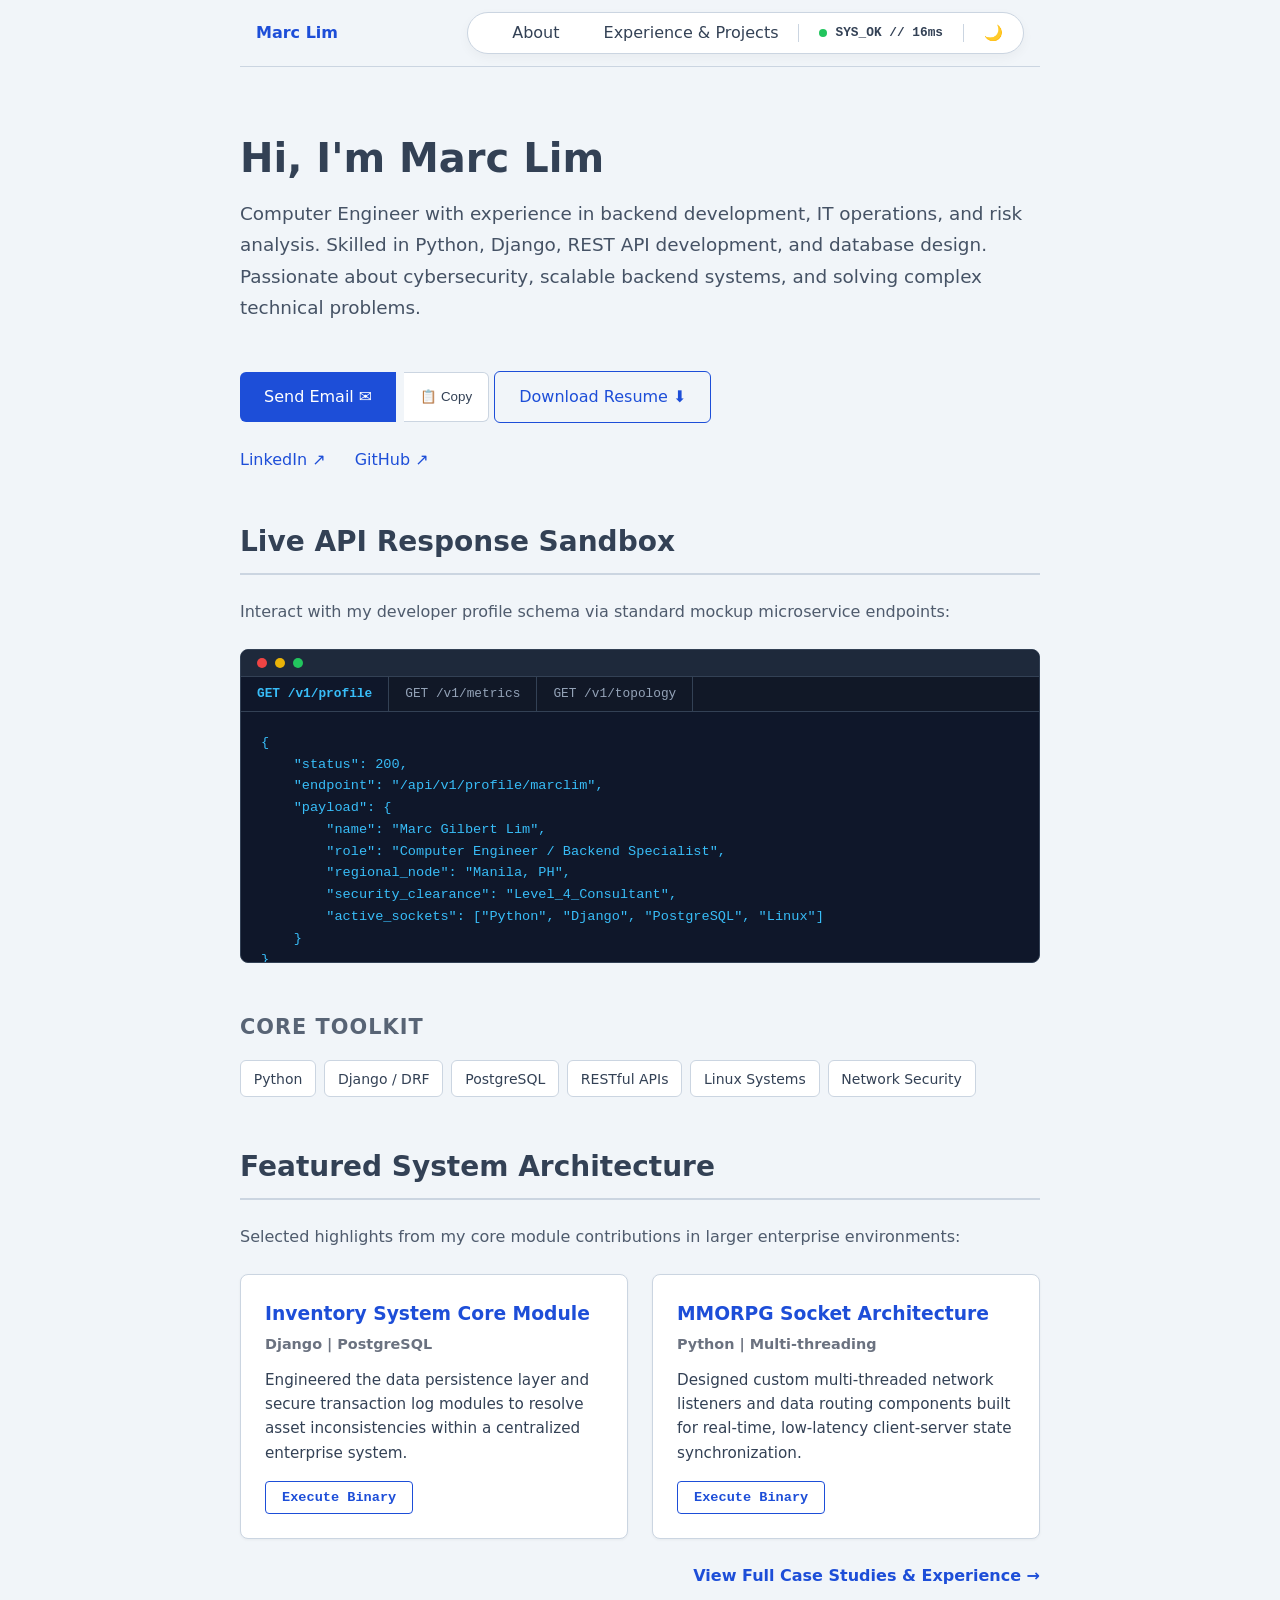
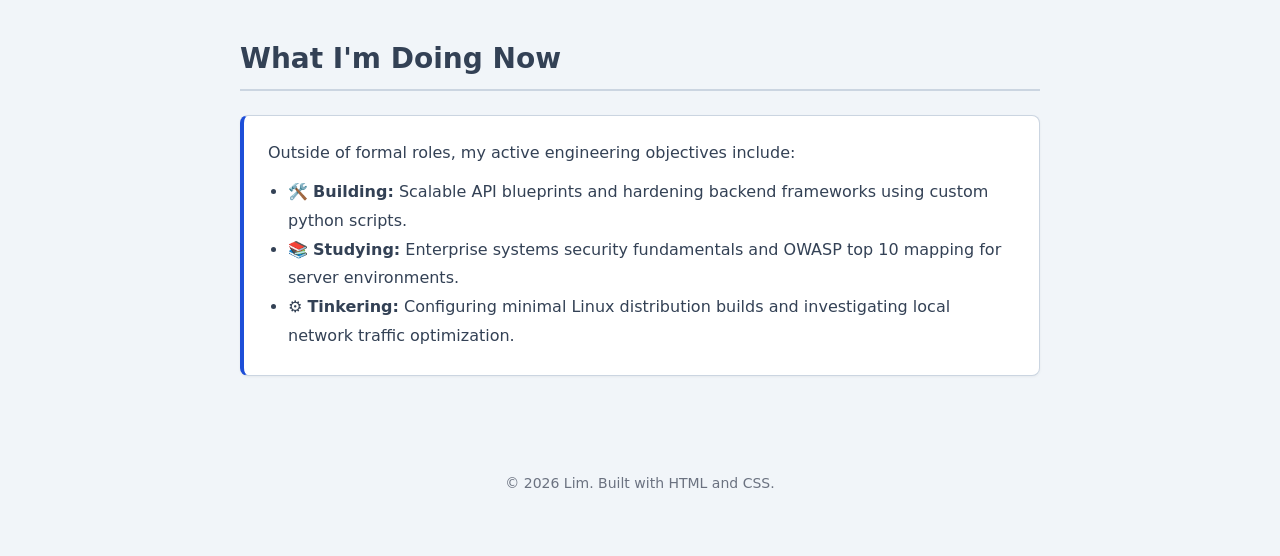
<file: index.html>
<!DOCTYPE html>
<html lang="en">
<head>
    <meta charset="UTF-8">
    <meta name="viewport" content="width=device-width, initial-scale=1.0">
    <title>Marc Lim | Computer Engineer & Back-End Developer</title>
    <link rel="stylesheet" href="styles.css">
    
</head>
<body>
    <div class="container">
        <!-- Navigation -->
        <nav>
            <a href="index.html" class="logo"><strong>Marc Lim</strong></a>
            
            <div class="nav-console">
                <a href="about.html">About</a>
                <a href="projects.html">Experience & Projects</a>
                
                <div class="nav-divider"></div>
                
                <div class="system-health-bar">
                    <div class="pulse-dot"></div>
                    <span>SYS_OK // <span id="system-ping">16ms</span></span>
                </div>
                
                <div class="nav-divider"></div>
                <button id="theme-toggle" class="theme-btn">🌙</button>
            </div>
        </nav>

        <!-- Hero Intro Section -->
        <header style="margin-bottom: 3rem;">
            <h1 style="margin-top: 2rem;">Hi, I'm Marc Lim</h1>
            <p style="font-size: 1.15rem; color: var(--text-color); margin-bottom: 2rem; opacity: 0.9; line-height: 1.7;">
                Computer Engineer with experience in backend development, IT operations, and risk analysis. 
                Skilled in Python, Django, REST API development, and database design. Passionate about cybersecurity, 
                scalable backend systems, and solving complex technical problems.
            </p>

            
            <div class="contact-action-group">
                <a href="https://mail.google.com/mail/?view=cm&fs=1&to=marcgilbertlim1@gmail.com" target="_blank" class="btn btn-split-main">Send Email ✉️</a>
                <button id="copy-email-btn" class="btn-split-side" title="Copy Address to Clipboard">📋 Copy</button>
            </div>
        
            <a href="assets/MarcLim_Resume.pdf" class="btn btn-secondary" download style="margin-top: 1rem; vertical-align: middle;">Download Resume ⬇️</a>
            <div style="margin-top: 1.5rem;">
                <a href="https://www.linkedin.com/in/marclimcpe/" target="_blank" style="color: var(--accent-color); text-decoration: none; margin-right: 1.5rem; font-weight: 500;">LinkedIn ↗</a>
                <a href="https://github.com/ImLimmy" target="_blank" style="color: var(--accent-color); text-decoration: none; font-weight: 500;">GitHub ↗</a>
            </div>
        </header>

<!-- Interactive API Inspector Sandbox -->
<section id="api-inspector" style="margin-bottom: 3rem;">
    <h2>Live API Response Sandbox</h2>
    <p style="margin-bottom: 1rem; opacity: 0.85;">Interact with my developer profile schema via standard mockup microservice endpoints:</p>
    
    <div class="api-sandbox">
        <div class="api-header">
            <div class="api-dot"></div>
            <div class="api-dot"></div>
            <div class="api-dot"></div>
        </div>
        <div class="api-tabs">
            <button class="api-tab-btn active" data-endpoint="profile">GET /v1/profile</button>
            <button class="api-tab-btn" data-endpoint="metrics">GET /v1/metrics</button>
            <button class="api-tab-btn" data-endpoint="routing">GET /v1/topology</button>
        </div>
        <pre class="api-response-block"><code id="api-json-render">{
    "status": 200,
    "endpoint": "/api/v1/profile/marclim",
    "payload": {
        "name": "Marc Gilbert Lim",
        "role": "Computer Engineer / Backend Specialist",
        "regional_node": "Manila, PH",
        "security_clearance": "Level_4_Consultant",
        "active_sockets": ["Python", "Django", "PostgreSQL", "Linux"]
    }
}</code></pre>
    </div>
</section>
        <!-- Core Tech Snapshot Section -->
        <section id="tech-snapshot" style="margin-bottom: 3rem;">
            <h2 style="font-size: 1.3rem; text-transform: uppercase; letter-spacing: 0.05em; color: var(--text-color); opacity: 0.8; margin-bottom: 1rem; border-bottom: none; padding-bottom: 0;">
                Core Toolkit
            </h2>
            <div class="skills-container">
                <span class="skill-tag" data-skill="python">Python</span>
                <span class="skill-tag" data-skill="django">Django / DRF</span>
                <span class="skill-tag" data-skill="postgresql">PostgreSQL</span>
                <span class="skill-tag" data-skill="api">RESTful APIs</span>
                <span class="skill-tag" data-skill="linux">Linux Systems</span>
                <span class="skill-tag" data-skill="security">Network Security</span>
            </div>
        </section>

        <!-- Featured Work Preview (Top 2 Modules) -->
        <section id="work-preview" style="margin-bottom: 3rem;">
            <h2>Featured System Architecture</h2>
            <p style="margin-bottom: 1.5rem; opacity: 0.85;">Selected highlights from my core module contributions in larger enterprise environments:</p>
            
            <div class="project-grid">
                <!-- Project 1 -->
                <div class="card project-card" data-skills="python django postgresql api">
                    <h3>Inventory System Core Module</h3>
                    <div class="company">Django | PostgreSQL</div>
                    <p style="font-size: 0.95rem; margin-top: 0.5rem;">Engineered the data persistence layer and secure transaction log modules to resolve asset inconsistencies within a centralized enterprise system.</p>
                    <button class="run-btn" data-target="https://github.com/ImLimmy?tab=repositories">Execute Binary</button>
                    <div class="project-terminal-overlay"></div>
                </div>
                
                <!-- Project 2 -->
                <div class="card project-card" data-skills="python linux security">
                    <h3>MMORPG Socket Architecture</h3>
                    <div class="company">Python | Multi-threading</div>
                    <p style="font-size: 0.95rem; margin-top: 0.5rem;">Designed custom multi-threaded network listeners and data routing components built for real-time, low-latency client-server state synchronization.</p>
                    <button class="run-btn" data-target="https://github.com/ImLimmy?tab=repositories">Execute Binary</button>
                    <div class="project-terminal-overlay"></div>
                </div>
            </div>
            <div style="margin-top: 1.5rem; text-align: right;">
                <a href="projects.html" style="color: var(--accent-color); text-decoration: none; font-weight: 600;">View Full Case Studies & Experience →</a>
            </div>
        </section>

        <!-- Current Focus / "Now" Section -->
        <section id="current-focus" style="margin-bottom: 4rem;">
            <h2>What I'm Doing Now</h2>
            <div class="card" style="border-left: 4px solid var(--accent-color); background: var(--card-bg);">
                <p style="margin-bottom: 0.75rem;">Outside of formal roles, my active engineering objectives include:</p>
                <ul style="padding-left: 1.25rem; line-height: 1.8;">
                    <li>🛠️ <strong>Building:</strong> Scalable API blueprints and hardening backend frameworks using custom python scripts.</li>
                    <li>📚 <strong>Studying:</strong> Enterprise systems security fundamentals and OWASP top 10 mapping for server environments.</li>
                    <li>⚙️ <strong>Tinkering:</strong> Configuring minimal Linux distribution builds and investigating local network traffic optimization.</li>
                </ul>
            </div>
        </section>

        <!-- Footer -->
        <footer style="padding-bottom: 30px; text-align: center;">
            <p>&copy; 2026 Lim. Built with HTML and CSS.</p>
        </footer>
    </div>

    <!-- Floating Scroll to Top Target -->
    <button id="scroll-top-btn" title="Return to Top" style="position: fixed; bottom: 20px; left: 50%; transform: translateX(-50%); display: none; background: var(--accent-color); color: white; border: none; padding: 0.6rem 0.9rem; border-radius: 4px; cursor: pointer; z-index: 999; font-weight: bold; box-shadow: 0 4px 12px rgba(0,0,0,0.15);">▲ Top</button>
    <script src="scripts.js"></script>
</body>
</html>
</file>
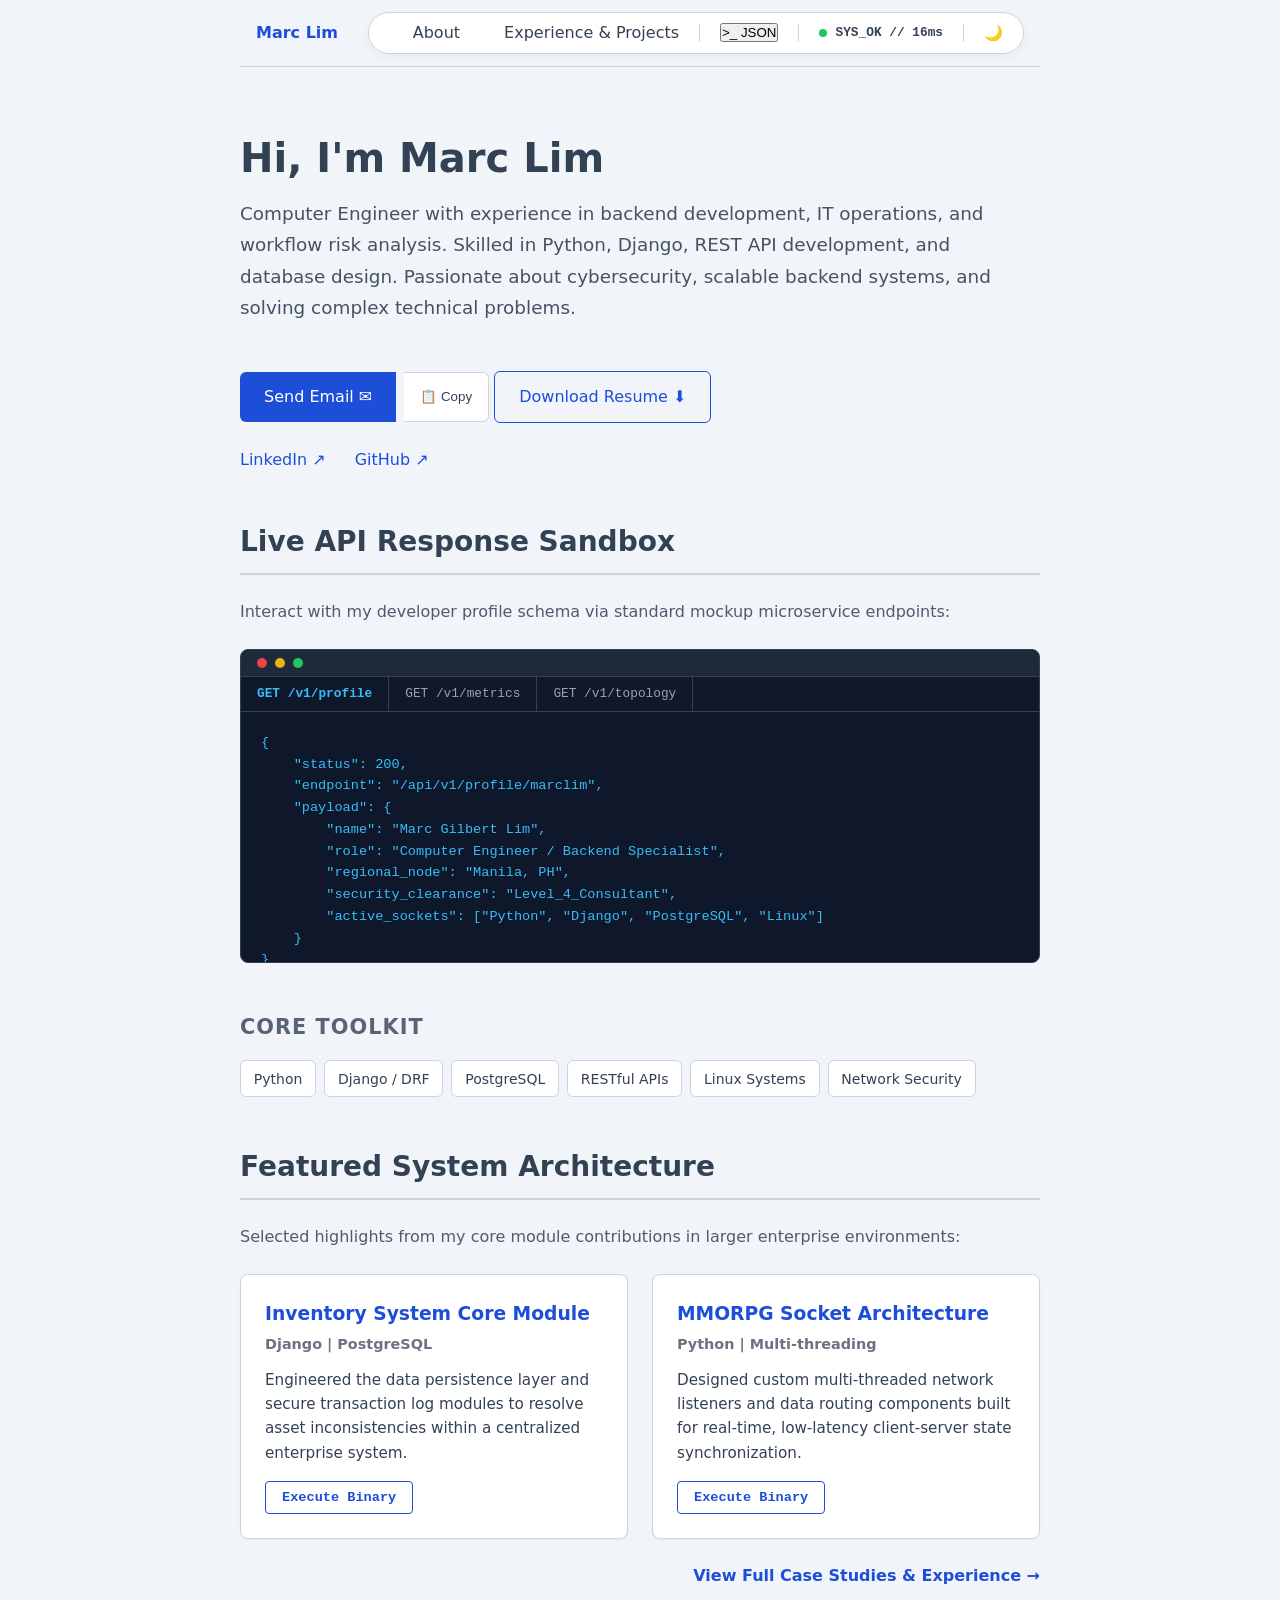
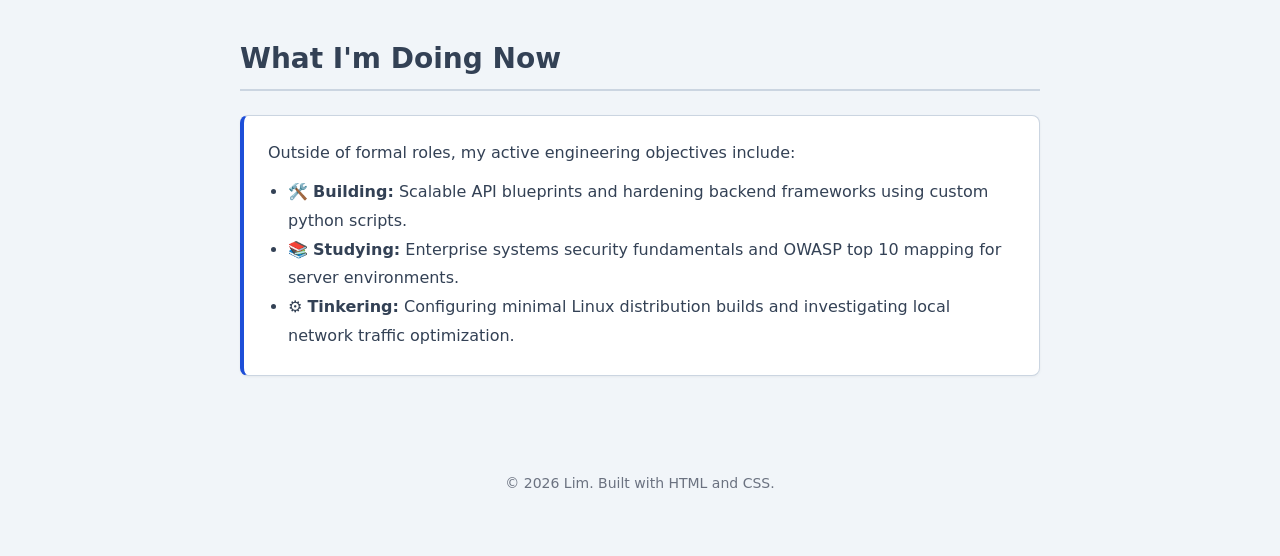
<file: portfolio/index.html>
<!DOCTYPE html>
<html lang="en">
<head>
    <meta charset="UTF-8">
    <meta name="viewport" content="width=device-width, initial-scale=1.0">
    <title>Marc Lim | Computer Engineer & Back-End Developer</title>
    <link rel="stylesheet" href="styles.css">
    
</head>
<body>
    <div class="container">
        <!-- Navigation -->
        <nav>
            <a href="index.html" class="logo"><strong>Marc Lim</strong></a>
            
            <div class="nav-console">
                <a href="about.html">About</a>
                <a href="projects.html">Experience & Projects</a>
                
                <div class="nav-divider"></div>
                <button id="raw-toggle">&gt;_ JSON</button>
                
                <div class="nav-divider"></div>
                
                <div class="system-health-bar">
                    <div class="pulse-dot"></div>
                    <span>SYS_OK // <span id="system-ping">16ms</span></span>
                </div>
                
                <div class="nav-divider"></div>
                <button id="theme-toggle" class="theme-btn">🌙</button>
            </div>
        </nav>

        <!-- Hero Intro Section -->
        <header style="margin-bottom: 3rem;">
            <h1 style="margin-top: 2rem;">Hi, I'm Marc Lim</h1>
            <p style="font-size: 1.15rem; color: var(--text-color); margin-bottom: 2rem; opacity: 0.9; line-height: 1.7;">
                Computer Engineer with experience in backend development, IT operations, and workflow risk analysis. 
                Skilled in Python, Django, REST API development, and database design. Passionate about cybersecurity, 
                scalable backend systems, and solving complex technical problems.
            </p>

            
            <div class="contact-action-group">
                <a href="mailto:marcgilbertlim1@gmail.com" class="btn btn-split-main">Send Email ✉️</a>
                <button id="copy-email-btn" class="btn-split-side" title="Copy Address to Clipboard">📋 Copy</button>
            </div>
        
            <a href="#" class="btn btn-secondary" download style="margin-top: 1rem; vertical-align: middle;">Download Resume ⬇️</a>
            <div style="margin-top: 1.5rem;">
                <a href="https://www.linkedin.com/in/marclimcpe/" target="_blank" style="color: var(--accent-color); text-decoration: none; margin-right: 1.5rem; font-weight: 500;">LinkedIn ↗</a>
                <a href="https://github.com/ImLimmy" target="_blank" style="color: var(--accent-color); text-decoration: none; font-weight: 500;">GitHub ↗</a>
            </div>
        </header>

<!-- Interactive API Inspector Sandbox -->
<section id="api-inspector" style="margin-bottom: 3rem;">
    <h2>Live API Response Sandbox</h2>
    <p style="margin-bottom: 1rem; opacity: 0.85;">Interact with my developer profile schema via standard mockup microservice endpoints:</p>
    
    <div class="api-sandbox">
        <div class="api-header">
            <div class="api-dot"></div>
            <div class="api-dot"></div>
            <div class="api-dot"></div>
        </div>
        <div class="api-tabs">
            <button class="api-tab-btn active" data-endpoint="profile">GET /v1/profile</button>
            <button class="api-tab-btn" data-endpoint="metrics">GET /v1/metrics</button>
            <button class="api-tab-btn" data-endpoint="routing">GET /v1/topology</button>
        </div>
        <pre class="api-response-block"><code id="api-json-render">{
    "status": 200,
    "endpoint": "/api/v1/profile/marclim",
    "payload": {
        "name": "Marc Gilbert Lim",
        "role": "Computer Engineer / Backend Specialist",
        "regional_node": "Manila, PH",
        "security_clearance": "Level_4_Consultant",
        "active_sockets": ["Python", "Django", "PostgreSQL", "Linux"]
    }
}</code></pre>
    </div>
</section>
        <!-- Core Tech Snapshot Section -->
        <section id="tech-snapshot" style="margin-bottom: 3rem;">
            <h2 style="font-size: 1.3rem; text-transform: uppercase; letter-spacing: 0.05em; color: var(--text-color); opacity: 0.8; margin-bottom: 1rem; border-bottom: none; padding-bottom: 0;">
                Core Toolkit
            </h2>
            <div class="skills-container">
                <span class="skill-tag" data-skill="python">Python</span>
                <span class="skill-tag" data-skill="django">Django / DRF</span>
                <span class="skill-tag" data-skill="postgresql">PostgreSQL</span>
                <span class="skill-tag" data-skill="api">RESTful APIs</span>
                <span class="skill-tag" data-skill="linux">Linux Systems</span>
                <span class="skill-tag" data-skill="security">Network Security</span>
            </div>
        </section>

        <!-- Featured Work Preview (Top 2 Modules) -->
        <section id="work-preview" style="margin-bottom: 3rem;">
            <h2>Featured System Architecture</h2>
            <p style="margin-bottom: 1.5rem; opacity: 0.85;">Selected highlights from my core module contributions in larger enterprise environments:</p>
            
            <div class="project-grid">
                <!-- Project 1 -->
                <div class="card project-card" data-skills="python django postgresql api">
                    <h3>Inventory System Core Module</h3>
                    <div class="company">Django | PostgreSQL</div>
                    <p style="font-size: 0.95rem; margin-top: 0.5rem;">Engineered the data persistence layer and secure transaction log modules to resolve asset inconsistencies within a centralized enterprise system.</p>
                    <button class="run-btn" data-target="https://github.com/ImLimmy?tab=repositories">Execute Binary</button>
                    <div class="project-terminal-overlay"></div>
                </div>
                
                <!-- Project 2 -->
                <div class="card project-card" data-skills="python linux security">
                    <h3>MMORPG Socket Architecture</h3>
                    <div class="company">Python | Multi-threading</div>
                    <p style="font-size: 0.95rem; margin-top: 0.5rem;">Designed custom multi-threaded network listeners and data routing components built for real-time, low-latency client-server state synchronization.</p>
                    <button class="run-btn" data-target="https://github.com/ImLimmy?tab=repositories">Execute Binary</button>
                    <div class="project-terminal-overlay"></div>
                </div>
            </div>
            <div style="margin-top: 1.5rem; text-align: right;">
                <a href="projects.html" style="color: var(--accent-color); text-decoration: none; font-weight: 600;">View Full Case Studies & Experience →</a>
            </div>
        </section>

        <!-- Current Focus / "Now" Section -->
        <section id="current-focus" style="margin-bottom: 4rem;">
            <h2>What I'm Doing Now</h2>
            <div class="card" style="border-left: 4px solid var(--accent-color); background: var(--card-bg);">
                <p style="margin-bottom: 0.75rem;">Outside of formal roles, my active engineering objectives include:</p>
                <ul style="padding-left: 1.25rem; line-height: 1.8;">
                    <li>🛠️ <strong>Building:</strong> Scalable API blueprints and hardening backend frameworks using custom python scripts.</li>
                    <li>📚 <strong>Studying:</strong> Enterprise systems security fundamentals and OWASP top 10 mapping for server environments.</li>
                    <li>⚙️ <strong>Tinkering:</strong> Configuring minimal Linux distribution builds and investigating local network traffic optimization.</li>
                </ul>
            </div>
        </section>

        <!-- Footer -->
        <footer style="padding-bottom: 30px; text-align: center;">
            <p>&copy; 2026 Lim. Built with HTML and CSS.</p>
        </footer>
    </div>

    <!-- Floating Scroll to Top Target -->
    <button id="scroll-top-btn" title="Return to Top" style="position: fixed; bottom: 20px; left: 50%; transform: translateX(-50%); display: none; background: var(--accent-color); color: white; border: none; padding: 0.6rem 0.9rem; border-radius: 4px; cursor: pointer; z-index: 999; font-weight: bold; box-shadow: 0 4px 12px rgba(0,0,0,0.15);">▲ Top</button>
    <script src="scripts.js"></script>
</body>
</html>
</file>
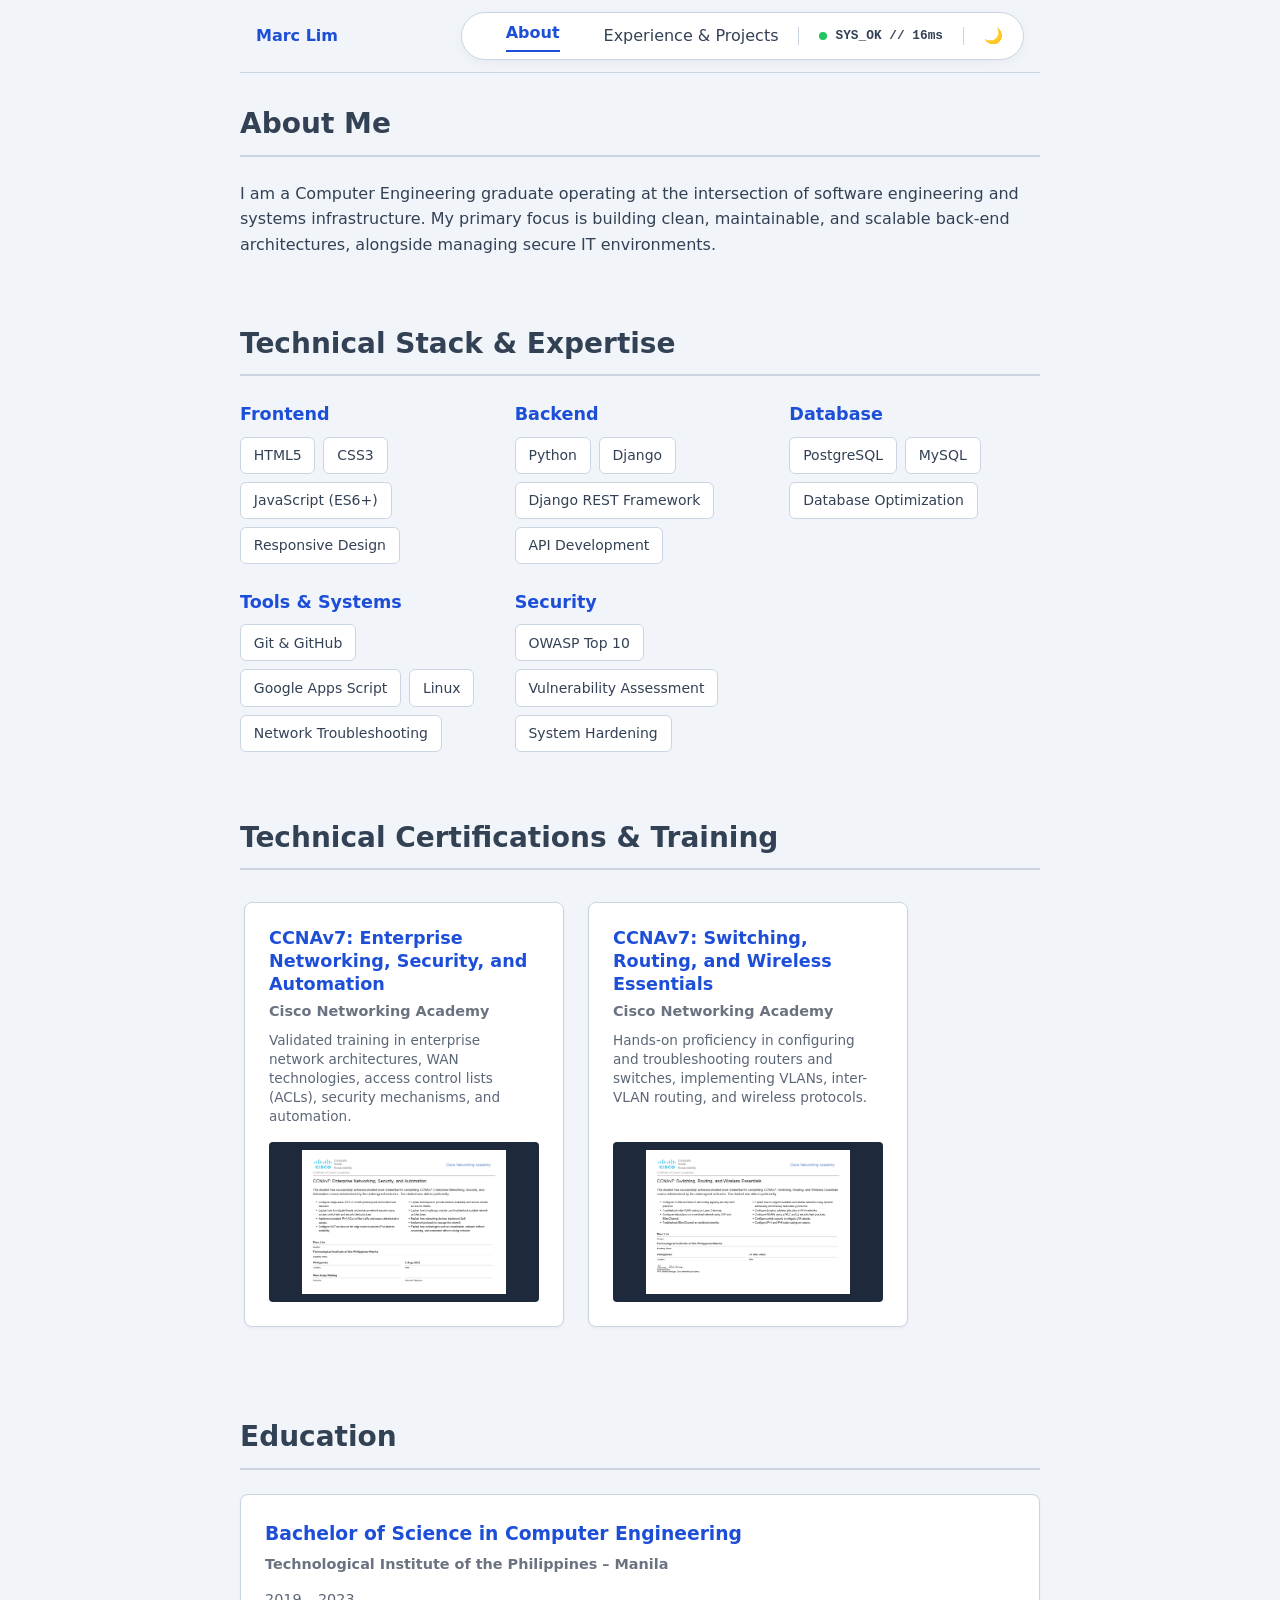
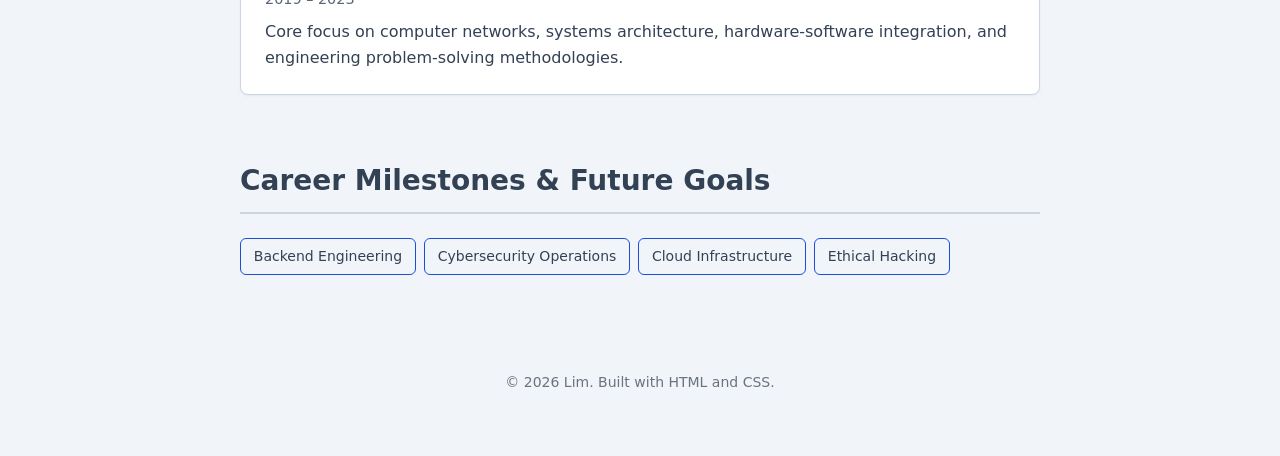
<file: about.html>
<!DOCTYPE html>
<html lang="en">
<head>
    <meta charset="UTF-8">
    <meta name="viewport" content="width=device-width, initial-scale=1.0">
    <title>About & Skills | Marc Lim</title>
    <link rel="stylesheet" href="styles.css">
</head>
<body>
    <div class="container">
        <!-- Navigation -->
        <nav>
            <a href="index.html" class="logo"><strong>Marc Lim</strong></a>
            
            <div class="nav-console">
                <a href="about.html">About</a>
                <a href="projects.html">Experience & Projects</a>
                
                <div class="nav-divider"></div>
                
                <div class="system-health-bar">
                    <div class="pulse-dot"></div>
                    <span>SYS_OK // <span id="system-ping">16ms</span></span>
                </div>
                
                <div class="nav-divider"></div>
                <button id="theme-toggle" class="theme-btn">🌙</button>
            </div>
        </nav>

        <!-- Brief Bio Section -->
        <section id="bio">
            <h2>About Me</h2>
            <p>I am a Computer Engineering graduate operating at the intersection of software engineering and systems infrastructure. My primary focus is building clean, maintainable, and scalable back-end architectures, alongside managing secure IT environments.</p>
        </section>

        <!-- Structured Technical Skills Section -->
        <section id="skills">
            <h2>Technical Stack & Expertise</h2>
            
            <div class="skills-grid" style="display: grid; grid-template-columns: repeat(auto-fit, minmax(200px, 1fr)); gap: 1.5rem; margin-top: 1rem;">

                <div>
                    <h3 style="font-size: 1.1rem; margin-bottom: 0.5rem; color: var(--accent-color);">Frontend</h3>
                    <div class="skills-container">
                        <span class="skill-tag" data-skill="html">HTML5</span>
                        <span class="skill-tag" data-skill="css">CSS3</span>
                        <span class="skill-tag" data-skill="javascript">JavaScript (ES6+)</span>
                        <span class="skill-tag" data-skill="responsive">Responsive Design</span>
                    </div>
                </div>
                
                <div>
                    <h3 style="font-size: 1.1rem; margin-bottom: 0.5rem; color: var(--accent-color);">Backend</h3>
                    <div class="skills-container">
                        <span class="skill-tag" data-skill="python">Python</span>
                        <span class="skill-tag" data-skill="django">Django</span>
                        <span class="skill-tag" data-skill="django">Django REST Framework</span>
                        <span class="skill-tag" data-skill="api">API Development</span>
                    </div>
                </div>

                <div>
                    <h3 style="font-size: 1.1rem; margin-bottom: 0.5rem; color: var(--accent-color);">Database</h3>
                    <div class="skills-container">
                        <span class="skill-tag" data-skill="postgresql">PostgreSQL</span>
                        <span class="skill-tag" data-skill="mysql">MySQL</span>
                        <span class="skill-tag" data-skill="database">Database Optimization</span>
                    </div>
                </div>

                <div>
                    <h3 style="font-size: 1.1rem; margin-bottom: 0.5rem; color: var(--accent-color);">Tools & Systems</h3>
                    <div class="skills-container">
                        <span class="skill-tag" data-skill="git">Git & GitHub</span>
                        <span class="skill-tag" data-skill="script">Google Apps Script</span>
                        <span class="skill-tag" data-skill="linux">Linux</span>
                        <span class="skill-tag" data-skill="security">Network Troubleshooting</span>
                    </div>
                </div>

                <div>
                    <h3 style="font-size: 1.1rem; margin-bottom: 0.5rem; color: var(--accent-color);">Security</h3>
                    <div class="skills-container">
                        <span class="skill-tag" data-skill="security">OWASP Top 10</span>
                        <span class="skill-tag" data-skill="security">Vulnerability Assessment</span>
                        <span class="skill-tag" data-skill="security">System Hardening</span>
                    </div>
                </div>
            </div>
        </section>

        <!-- Certifications Section -->
        <section id="certifications">
            <h2>Technical Certifications & Training</h2>
            <div class="cert-scroll-container">
                
                <div class="card cert-card">
                    <div>
                        <h3 style="font-size: 1.1rem; line-height: 1.3;">CCNAv7: Enterprise Networking, Security, and Automation</h3>
                        <div class="company" style="margin-bottom: 0.5rem;">Cisco Networking Academy</div>
                        <p style="font-size: 0.85rem; line-height: 1.4; opacity: 0.8;">Validated training in enterprise network architectures, WAN technologies, access control lists (ACLs), security mechanisms, and automation.</p>
                    </div>
                    <img src="assets/CCNAv7 Enterprise Networking, Security, and Automation.png" class="zoomable-img" alt="CCNAv7 Enterprise">
                </div>

                <div class="card cert-card">
                    <div>
                        <h3 style="font-size: 1.1rem; line-height: 1.3;">CCNAv7: Switching, Routing, and Wireless Essentials</h3>
                        <div class="company" style="margin-bottom: 0.5rem;">Cisco Networking Academy</div>
                        <p style="font-size: 0.85rem; line-height: 1.4; opacity: 0.8;">Hands-on proficiency in configuring and troubleshooting routers and switches, implementing VLANs, inter-VLAN routing, and wireless protocols.</p>
                    </div>
                    <img src="assets/CCNAv7 Switching, Routing, and Wireless Essentials.png" class="zoomable-img" alt="CCNAv7 Switching">
                </div>

            </div>
        </section>

        <!-- Education Section -->
        <section id="education">
            <h2>Education</h2>
            <div class="card">
                <h3>Bachelor of Science in Computer Engineering</h3>
                <div class="company">Technological Institute of the Philippines – Manila</div>
                <p style="font-size: 0.9rem; opacity: 0.8; margin-bottom: 0.5rem;">2019 – 2023</p>
                <p>Core focus on computer networks, systems architecture, hardware-software integration, and engineering problem-solving methodologies.</p>
            </div>
        </section>

        <!-- Future Goals Section -->
        <section id="goals">
            <h2>Career Milestones & Future Goals</h2>
            <div class="skills-container">
                <span class="skill-tag" style="border: 1px solid var(--accent-color); background: transparent;">Backend Engineering</span>
                <span class="skill-tag" style="border: 1px solid var(--accent-color); background: transparent;">Cybersecurity Operations</span>
                <span class="skill-tag" style="border: 1px solid var(--accent-color); background: transparent;">Cloud Infrastructure</span>
                <span class="skill-tag" style="border: 1px solid var(--accent-color); background: transparent;">Ethical Hacking</span>
            </div>
        </section>

        <!-- Footer -->
        <footer style="padding-bottom: 30px; text-align: center;">
            <p>&copy; 2026 Lim. Built with HTML and CSS.</p>
        </footer>
    </div>

    <div id="image-modal" class="modal">
        <span class="close-modal">&times;</span>
        <img class="modal-content" id="modal-target-img" alt="Enlarged credential view">
    </div>

    <!-- Floating Scroll to Top Target -->
    <button id="scroll-top-btn" title="Return to Top" style="position: fixed; bottom: 20px; left: 50%; transform: translateX(-50%); display: none; background: var(--accent-color); color: white; border: none; padding: 0.6rem 0.9rem; border-radius: 4px; cursor: pointer; z-index: 999; font-weight: bold; box-shadow: 0 4px 12px rgba(0,0,0,0.15);">▲ Top</button>
    <script src="scripts.js"></script>
</body>
</html>
</file>
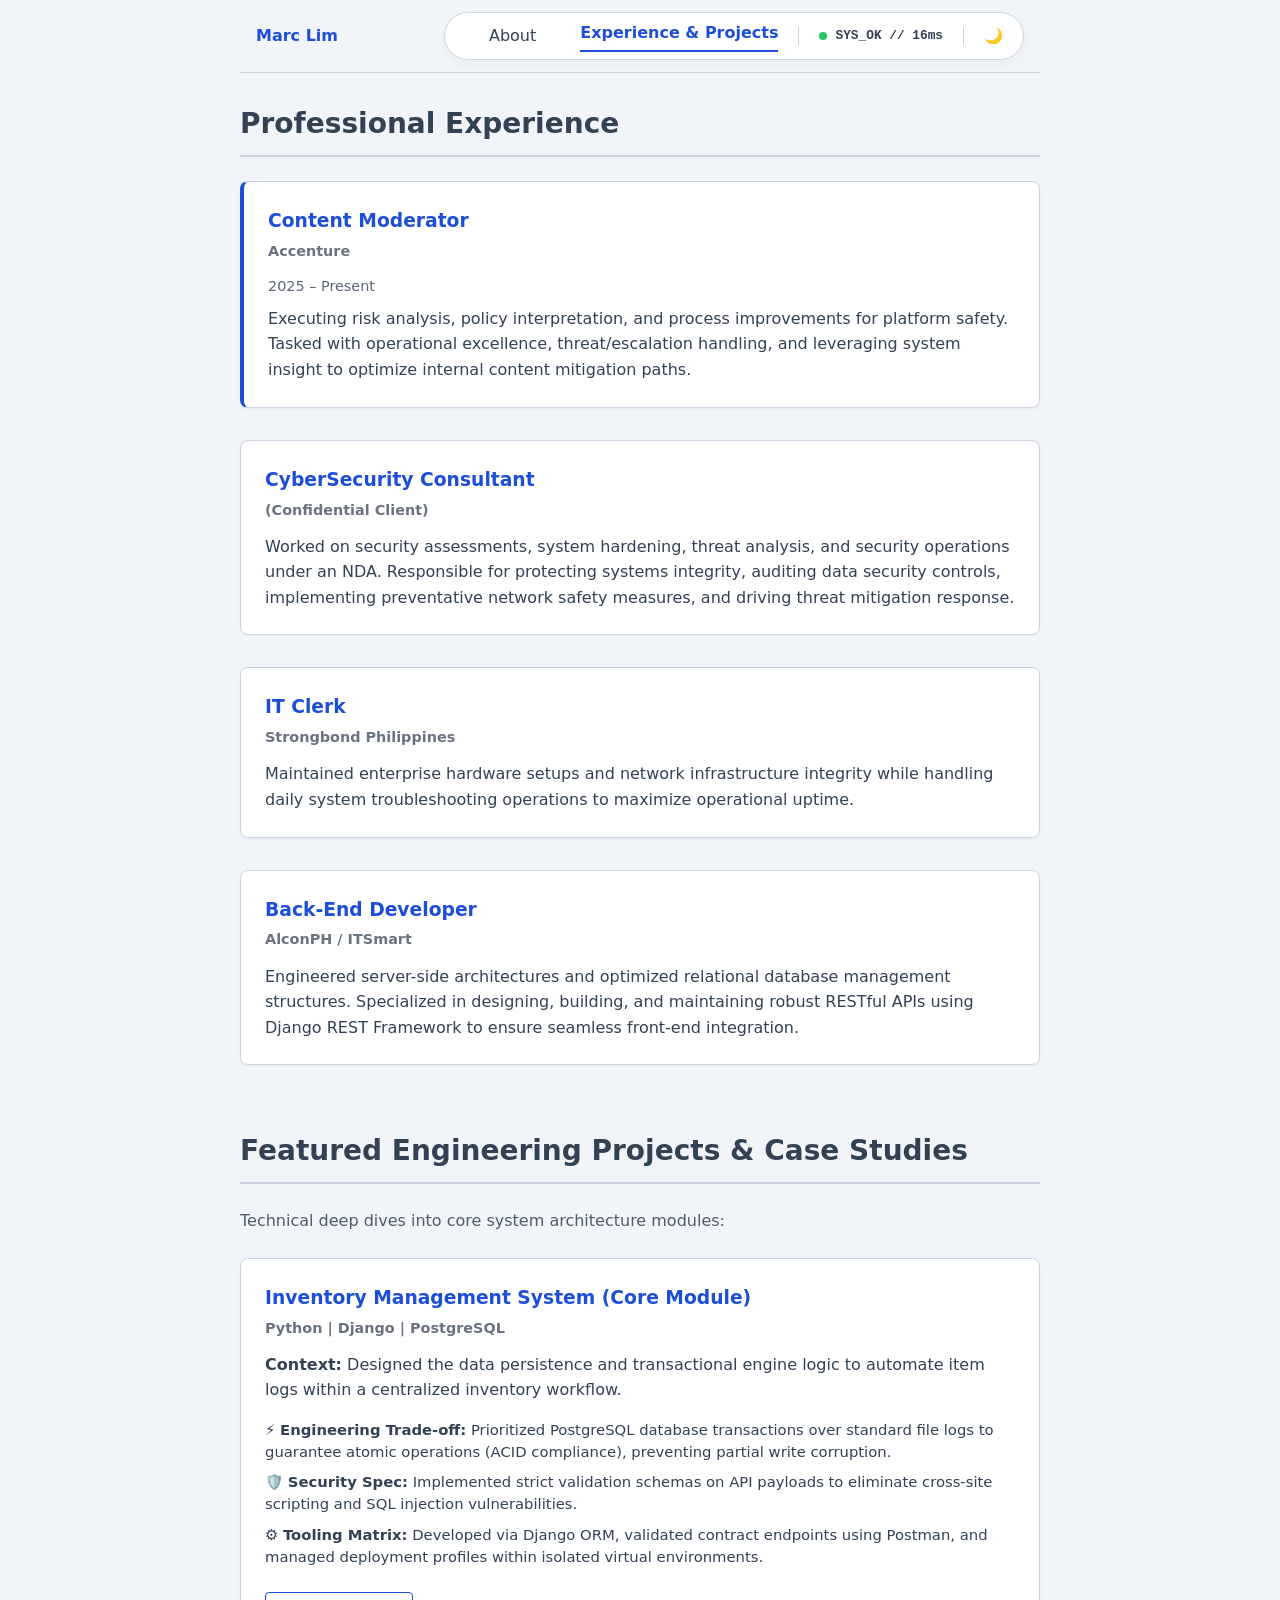
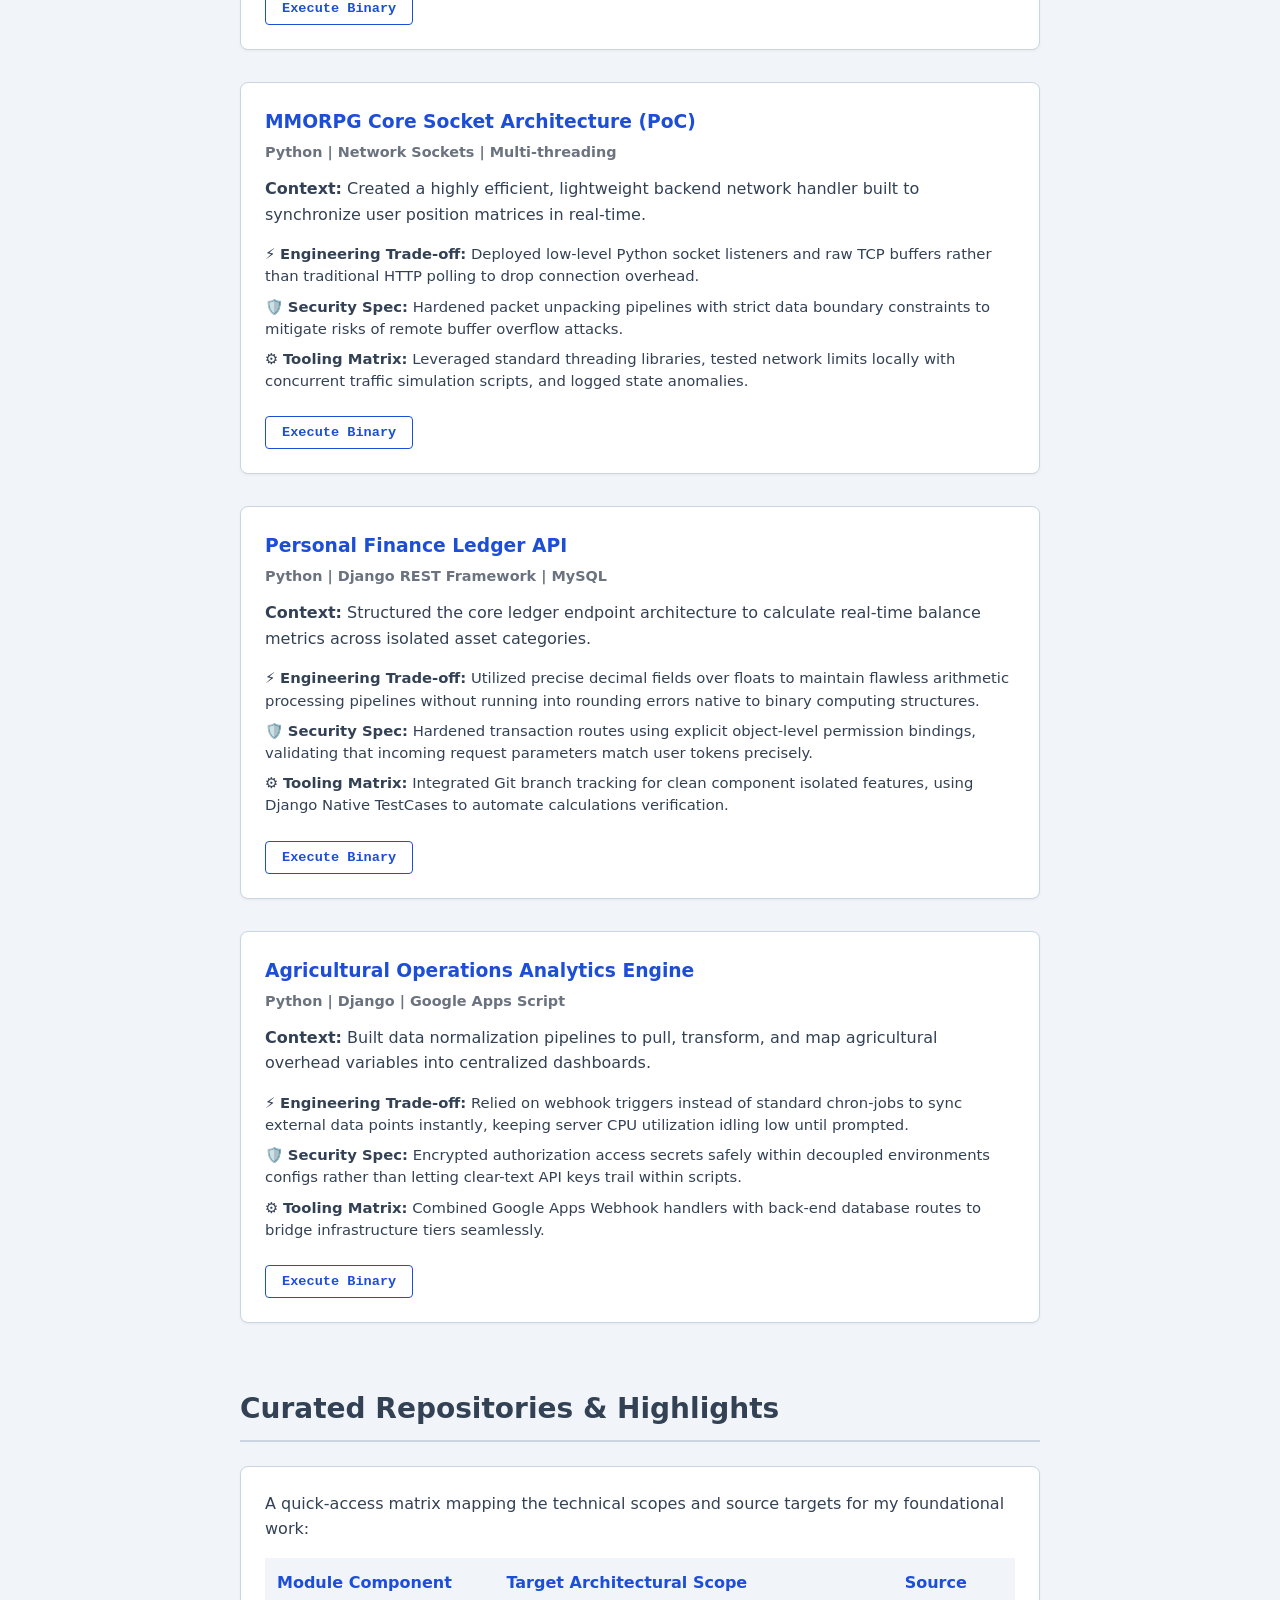
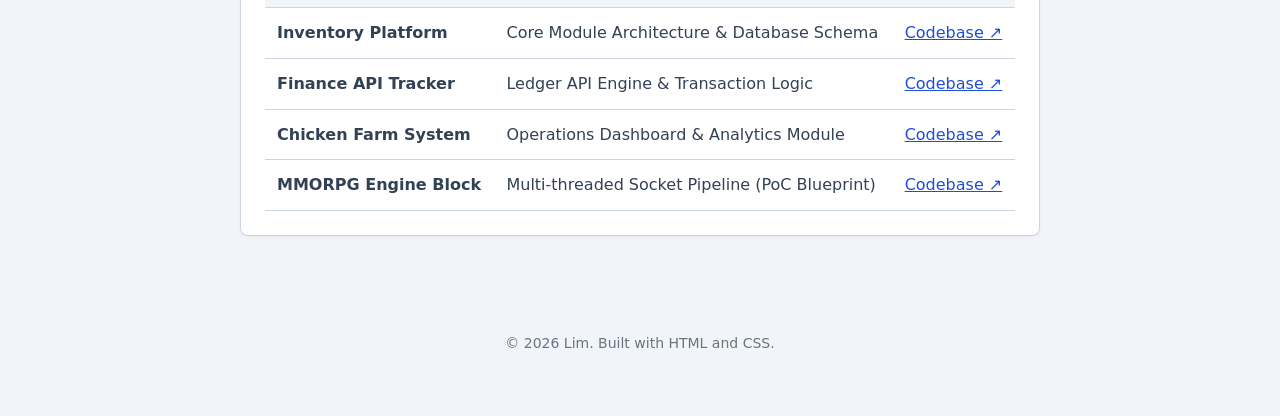
<file: projects.html>
<!DOCTYPE html>
<html lang="en">
<head>
    <meta charset="UTF-8">
    <meta name="viewport" content="width=device-width, initial-scale=1.0">
    <title>Experience & Projects | Marc Lim</title>
    <link rel="stylesheet" href="styles.css">
    <style>
        .repo-table {
            width: 100%;
            border-collapse: collapse;
            margin-top: 1rem;
        }
        .repo-table th, .repo-table td {
            padding: 0.75rem;
            text-align: left;
            border-bottom: 1px solid var(--border-color);
        }
        .repo-table th {
            background-color: var(--bg-color);
            color: var(--accent-color);
        }
        .project-meta-list {
            list-style: none;
            padding: 0;
            margin: 1rem 0 0 0;
            font-size: 0.925rem;
        }
        .project-meta-list li {
            margin-bottom: 0.5rem;
            line-height: 1.5;
        }
        @media (max-width: 600px) {
            .repo-table, .repo-table tbody, .repo-table tr, .repo-table td, .repo-table th {
                display: block;
                width: 100%;
            }
            .repo-table tr { margin-bottom: 1rem; border: 1px solid var(--border-color); border-radius: 6px; }
            .repo-table th { display: none; }
        }
    </style>
</head>
<body>
    <div class="container">
        <!-- Navigation -->
        <nav>
            <a href="index.html" class="logo"><strong>Marc Lim</strong></a>
            
            <div class="nav-console">
                <a href="about.html">About</a>
                <a href="projects.html">Experience & Projects</a>
                
                <div class="nav-divider"></div>
                
                <div class="system-health-bar">
                    <div class="pulse-dot"></div>
                    <span>SYS_OK // <span id="system-ping">16ms</span></span>
                </div>
                
                <div class="nav-divider"></div>
                <button id="theme-toggle" class="theme-btn">🌙</button>
            </div>
        </nav>

        <!-- Professional Experience Section -->
        <section id="experience">
            <h2>Professional Experience</h2>
            <div class="project-grid" style="grid-template-columns: 1fr; gap: 2rem;">
                <div class="card" style="border-left: 4px solid var(--accent-color);">
                    <h3>Content Moderator</h3>
                    <div class="company">Accenture</div>
                    <p style="font-size: 0.9rem; opacity: 0.8; margin-bottom: 0.5rem;">2025 – Present</p>
                    <p>Executing risk analysis, policy interpretation, and process improvements for platform safety. Tasked with operational excellence, threat/escalation handling, and leveraging system insight to optimize internal content mitigation paths.</p>
                </div>

                <!-- CyberSecurity -->
                <div class="card">
                    <h3>CyberSecurity Consultant</h3>
                    <div class="company">(Confidential Client)</div>
                    <p>Worked on security assessments, system hardening, threat analysis, and security operations under an NDA. Responsible for protecting systems integrity, auditing data security controls, implementing preventative network safety measures, and driving threat mitigation response.</p>
                </div>

                <!-- Strongbond -->
                <div class="card">
                    <h3>IT Clerk</h3>
                    <div class="company">Strongbond Philippines</div>
                    <p>Maintained enterprise hardware setups and network infrastructure integrity while handling daily system troubleshooting operations to maximize operational uptime.</p>
                </div>

                <!-- AlconPH -->
                <div class="card">
                    <h3>Back-End Developer</h3>
                    <div class="company">AlconPH / ITSmart</div>
                    <p>Engineered server-side architectures and optimized relational database management structures. Specialized in designing, building, and maintaining robust RESTful APIs using Django REST Framework to ensure seamless front-end integration.</p>
                </div>
            </div>
        </section>

        <!-- Featured Projects Case Studies Section -->
        <section id="featured-projects">
            <h2>Featured Engineering Projects & Case Studies</h2>
            <p style="margin-bottom: 1.5rem; opacity: 0.85;">Technical deep dives into core system architecture modules:</p>
            
            <div class="project-grid" style="grid-template-columns: 1fr; gap: 2rem;">
                <!-- Project 1 -->
                <div class="card project-card" data-skills="python django postgresql api">
                    <h3>Inventory Management System (Core Module)</h3>
                    <div class="company">Python | Django | PostgreSQL</div>
                    <p style="margin-top: 0.5rem;"><strong>Context:</strong> Designed the data persistence and transactional engine logic to automate item logs within a centralized inventory workflow.</p>
                    <ul class="project-meta-list">
                        <li>⚡ <strong>Engineering Trade-off:</strong> Prioritized PostgreSQL database transactions over standard file logs to guarantee atomic operations (ACID compliance), preventing partial write corruption.</li>
                        <li>🛡️ <strong>Security Spec:</strong> Implemented strict validation schemas on API payloads to eliminate cross-site scripting and SQL injection vulnerabilities.</li>
                        <li>⚙️ <strong>Tooling Matrix:</strong> Developed via Django ORM, validated contract endpoints using Postman, and managed deployment profiles within isolated virtual environments.</li>
                    </ul>
                    <button class="run-btn" data-target="https://github.com/ImLimmy?tab=repositories">Execute Binary</button>
                    <div class="project-terminal-overlay"></div>
                </div>

                <!-- Project 2 -->
                <div class="card project-card" data-skills="python linux security">
                    <h3>MMORPG Core Socket Architecture (PoC)</h3>
                    <div class="company">Python | Network Sockets | Multi-threading</div>
                    <p style="margin-top: 0.5rem;"><strong>Context:</strong> Created a highly efficient, lightweight backend network handler built to synchronize user position matrices in real-time.</p>
                    <ul class="project-meta-list">
                        <li>⚡ <strong>Engineering Trade-off:</strong> Deployed low-level Python socket listeners and raw TCP buffers rather than traditional HTTP polling to drop connection overhead.</li>
                        <li>🛡️ <strong>Security Spec:</strong> Hardened packet unpacking pipelines with strict data boundary constraints to mitigate risks of remote buffer overflow attacks.</li>
                        <li>⚙️ <strong>Tooling Matrix:</strong> Leveraged standard threading libraries, tested network limits locally with concurrent traffic simulation scripts, and logged state anomalies.</li>
                    </ul>
                    <button class="run-btn" data-target="https://github.com/ImLimmy?tab=repositories">Execute Binary</button>
                    <div class="project-terminal-overlay"></div>
                </div>

                <!-- Project 3 -->
                <div class="card project-card" data-skills="python django mysql api">
                    <h3>Personal Finance Ledger API</h3>
                    <div class="company">Python | Django REST Framework | MySQL</div>
                    <p style="margin-top: 0.5rem;"><strong>Context:</strong> Structured the core ledger endpoint architecture to calculate real-time balance metrics across isolated asset categories.</p>
                    <ul class="project-meta-list">
                        <li>⚡ <strong>Engineering Trade-off:</strong> Utilized precise decimal fields over floats to maintain flawless arithmetic processing pipelines without running into rounding errors native to binary computing structures.</li>
                        <li>🛡️ <strong>Security Spec:</strong> Hardened transaction routes using explicit object-level permission bindings, validating that incoming request parameters match user tokens precisely.</li>
                        <li>⚙️ <strong>Tooling Matrix:</strong> Integrated Git branch tracking for clean component isolated features, using Django Native TestCases to automate calculations verification.</li>
                    </ul>
                    <button class="run-btn" data-target="https://github.com/ImLimmy?tab=repositories">Execute Binary</button>
                    <div class="project-terminal-overlay"></div>
                </div>

                <!-- Project 4 -->
                <div class="card project-card" data-skills="python django script">
                    <h3>Agricultural Operations Analytics Engine</h3>
                    <div class="company">Python | Django | Google Apps Script</div>
                    <p style="margin-top: 0.5rem;"><strong>Context:</strong> Built data normalization pipelines to pull, transform, and map agricultural overhead variables into centralized dashboards.</p>
                    <ul class="project-meta-list">
                        <li>⚡ <strong>Engineering Trade-off:</strong> Relied on webhook triggers instead of standard chron-jobs to sync external data points instantly, keeping server CPU utilization idling low until prompted.</li>
                        <li>🛡️ <strong>Security Spec:</strong> Encrypted authorization access secrets safely within decoupled environments configs rather than letting clear-text API keys trail within scripts.</li>
                        <li>⚙️ <strong>Tooling Matrix:</strong> Combined Google Apps Webhook handlers with back-end database routes to bridge infrastructure tiers seamlessly.</li>
                    </ul>
                    <button class="run-btn" data-target="https://github.com/ImLimmy?tab=repositories">Execute Binary</button>
                    <div class="project-terminal-overlay"></div>
                </div>
            </div>
        </section>

        <!-- GitHub Integration Table Section -->
        <section id="github-repos">
            <h2>Curated Repositories & Highlights</h2>
            <div class="card">
                <p>A quick-access matrix mapping the technical scopes and source targets for my foundational work:</p>
                <table class="repo-table">
                    <thead>
                        <tr>
                            <th>Module Component</th>
                            <th>Target Architectural Scope</th>
                            <th>Source</th>
                        </tr>
                    </thead>
                    <tbody>
                        <tr>
                            <td><strong>Inventory Platform</strong></td>
                            <td>Core Module Architecture & Database Schema</td>
                            <td><a href="https://github.com/ImLimmy?tab=repositories" target="_blank" style="color: var(--accent-color);">Codebase ↗</a></td>
                        </tr>
                        <tr>
                            <td><strong>Finance API Tracker</strong></td>
                            <td>Ledger API Engine & Transaction Logic</td>
                            <td><a href="https://github.com/ImLimmy?tab=repositories" target="_blank" style="color: var(--accent-color);">Codebase ↗</a></td>
                        </tr>
                        <tr>
                            <td><strong>Chicken Farm System</strong></td>
                            <td>Operations Dashboard & Analytics Module</td>
                            <td><a href="https://github.com/ImLimmy?tab=repositories" target="_blank" style="color: var(--accent-color);">Codebase ↗</a></td>
                        </tr>
                        <tr>
                            <td><strong>MMORPG Engine Block</strong></td>
                            <td>Multi-threaded Socket Pipeline (PoC Blueprint)</td>
                            <td><a href="https://github.com/ImLimmy?tab=repositories" target="_blank" style="color: var(--accent-color);">Codebase ↗</a></td>
                        </tr>
                    </tbody>
                </table>
            </div>
        </section>

        <!-- Footer -->
        <footer style="padding-bottom: 30px; text-align: center;">
            <p>&copy; 2026 Lim. Built with HTML and CSS.</p>
        </footer>
    </div>

    <!-- Floating Scroll to Top Target -->
    <button id="scroll-top-btn" title="Return to Top" style="position: fixed; bottom: 20px; left: 50%; transform: translateX(-50%); display: none; background: var(--accent-color); color: white; border: none; padding: 0.6rem 0.9rem; border-radius: 4px; cursor: pointer; z-index: 999; font-weight: bold; box-shadow: 0 4px 12px rgba(0,0,0,0.15);">▲ Top</button>
    <script src="scripts.js"></script>
</body>
</html>
</file>
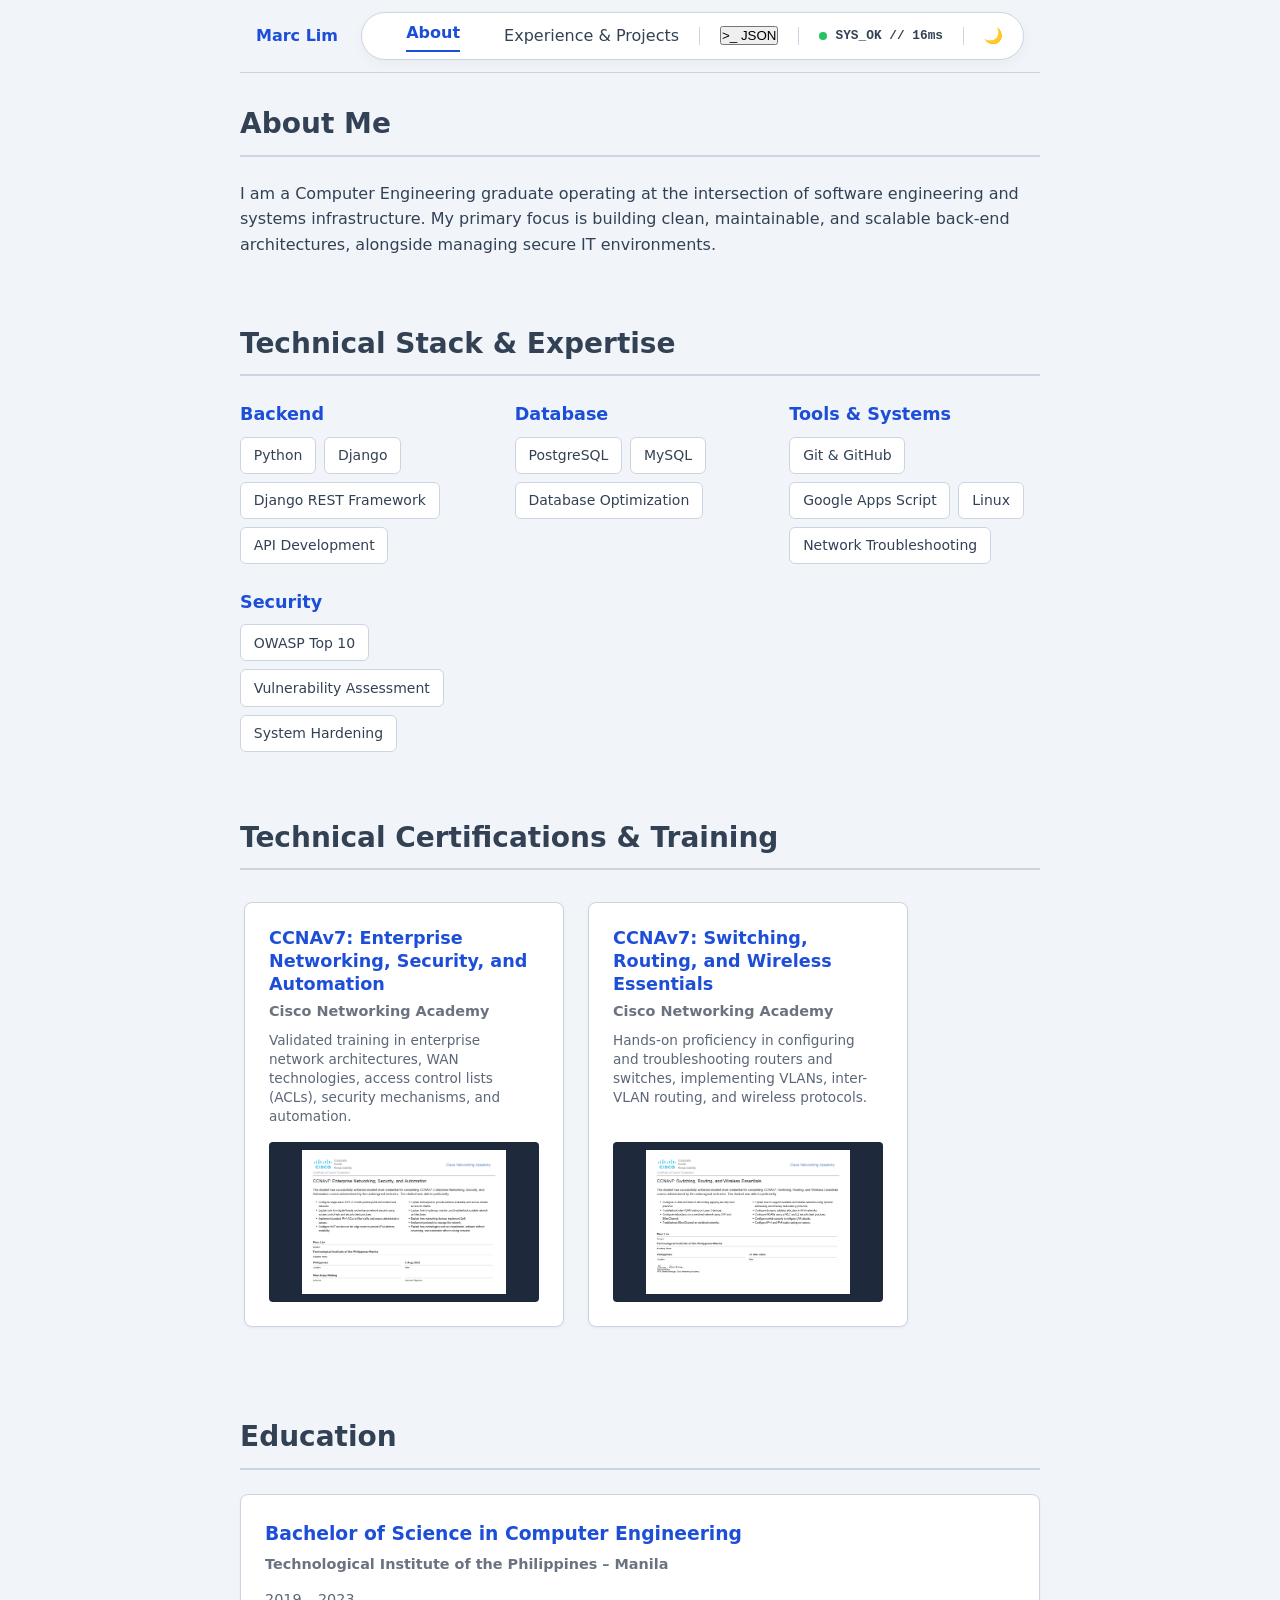
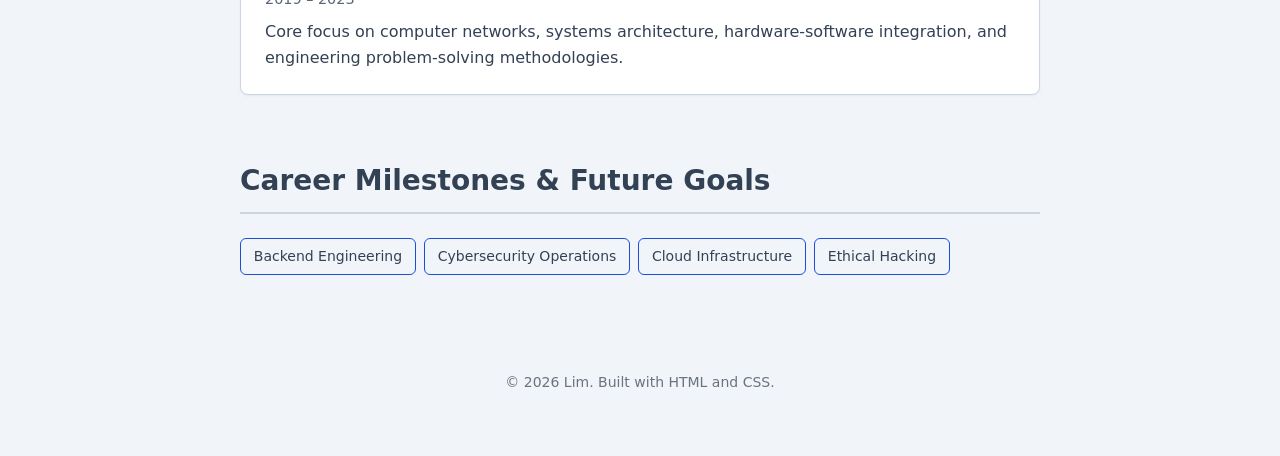
<file: portfolio/about.html>
<!DOCTYPE html>
<html lang="en">
<head>
    <meta charset="UTF-8">
    <meta name="viewport" content="width=device-width, initial-scale=1.0">
    <title>About & Skills | Marc Lim</title>
    <link rel="stylesheet" href="styles.css">
</head>
<body>
    <div class="container">
        <!-- Navigation -->
        <nav>
            <a href="index.html" class="logo"><strong>Marc Lim</strong></a>
            
            <div class="nav-console">
                <a href="about.html">About</a>
                <a href="projects.html">Experience & Projects</a>
                
                <div class="nav-divider"></div>
                <button id="raw-toggle">&gt;_ JSON</button>
                
                <div class="nav-divider"></div>
                
                <div class="system-health-bar">
                    <div class="pulse-dot"></div>
                    <span>SYS_OK // <span id="system-ping">16ms</span></span>
                </div>
                
                <div class="nav-divider"></div>
                <button id="theme-toggle" class="theme-btn">🌙</button>
            </div>
        </nav>

        <!-- Brief Bio Section -->
        <section id="bio">
            <h2>About Me</h2>
            <p>I am a Computer Engineering graduate operating at the intersection of software engineering and systems infrastructure. My primary focus is building clean, maintainable, and scalable back-end architectures, alongside managing secure IT environments.</p>
        </section>

        <!-- Structured Technical Skills Section -->
        <section id="skills">
            <h2>Technical Stack & Expertise</h2>
            
            <div class="skills-grid" style="display: grid; grid-template-columns: repeat(auto-fit, minmax(200px, 1fr)); gap: 1.5rem; margin-top: 1rem;">
                <div>
                    <h3 style="font-size: 1.1rem; margin-bottom: 0.5rem; color: var(--accent-color);">Backend</h3>
                    <div class="skills-container">
                        <span class="skill-tag" data-skill="python">Python</span>
                        <span class="skill-tag" data-skill="django">Django</span>
                        <span class="skill-tag" data-skill="django">Django REST Framework</span>
                        <span class="skill-tag" data-skill="api">API Development</span>
                    </div>
                </div>

                <div>
                    <h3 style="font-size: 1.1rem; margin-bottom: 0.5rem; color: var(--accent-color);">Database</h3>
                    <div class="skills-container">
                        <span class="skill-tag" data-skill="postgresql">PostgreSQL</span>
                        <span class="skill-tag" data-skill="mysql">MySQL</span>
                        <span class="skill-tag" data-skill="database">Database Optimization</span>
                    </div>
                </div>

                <div>
                    <h3 style="font-size: 1.1rem; margin-bottom: 0.5rem; color: var(--accent-color);">Tools & Systems</h3>
                    <div class="skills-container">
                        <span class="skill-tag" data-skill="git">Git & GitHub</span>
                        <span class="skill-tag" data-skill="script">Google Apps Script</span>
                        <span class="skill-tag" data-skill="linux">Linux</span>
                        <span class="skill-tag" data-skill="security">Network Troubleshooting</span>
                    </div>
                </div>

                <div>
                    <h3 style="font-size: 1.1rem; margin-bottom: 0.5rem; color: var(--accent-color);">Security</h3>
                    <div class="skills-container">
                        <span class="skill-tag" data-skill="security">OWASP Top 10</span>
                        <span class="skill-tag" data-skill="security">Vulnerability Assessment</span>
                        <span class="skill-tag" data-skill="security">System Hardening</span>
                    </div>
                </div>
            </div>
        </section>

        <!-- Certifications Section -->
        <section id="certifications">
            <h2>Technical Certifications & Training</h2>
            <div class="cert-scroll-container">
                
                <div class="card cert-card">
                    <div>
                        <h3 style="font-size: 1.1rem; line-height: 1.3;">CCNAv7: Enterprise Networking, Security, and Automation</h3>
                        <div class="company" style="margin-bottom: 0.5rem;">Cisco Networking Academy</div>
                        <p style="font-size: 0.85rem; line-height: 1.4; opacity: 0.8;">Validated training in enterprise network architectures, WAN technologies, access control lists (ACLs), security mechanisms, and automation.</p>
                    </div>
                    <img src="assets/CCNAv7 Enterprise Networking, Security, and Automation.png" class="zoomable-img" alt="CCNAv7 Enterprise">
                </div>

                <div class="card cert-card">
                    <div>
                        <h3 style="font-size: 1.1rem; line-height: 1.3;">CCNAv7: Switching, Routing, and Wireless Essentials</h3>
                        <div class="company" style="margin-bottom: 0.5rem;">Cisco Networking Academy</div>
                        <p style="font-size: 0.85rem; line-height: 1.4; opacity: 0.8;">Hands-on proficiency in configuring and troubleshooting routers and switches, implementing VLANs, inter-VLAN routing, and wireless protocols.</p>
                    </div>
                    <img src="assets/CCNAv7 Switching, Routing, and Wireless Essentials.png" class="zoomable-img" alt="CCNAv7 Switching">
                </div>

            </div>
        </section>

        <!-- Education Section -->
        <section id="education">
            <h2>Education</h2>
            <div class="card">
                <h3>Bachelor of Science in Computer Engineering</h3>
                <div class="company">Technological Institute of the Philippines – Manila</div>
                <p style="font-size: 0.9rem; opacity: 0.8; margin-bottom: 0.5rem;">2019 – 2023</p>
                <p>Core focus on computer networks, systems architecture, hardware-software integration, and engineering problem-solving methodologies.</p>
            </div>
        </section>

        <!-- Future Goals Section -->
        <section id="goals">
            <h2>Career Milestones & Future Goals</h2>
            <div class="skills-container">
                <span class="skill-tag" style="border: 1px solid var(--accent-color); background: transparent;">Backend Engineering</span>
                <span class="skill-tag" style="border: 1px solid var(--accent-color); background: transparent;">Cybersecurity Operations</span>
                <span class="skill-tag" style="border: 1px solid var(--accent-color); background: transparent;">Cloud Infrastructure</span>
                <span class="skill-tag" style="border: 1px solid var(--accent-color); background: transparent;">Ethical Hacking</span>
            </div>
        </section>

        <!-- Footer -->
        <footer style="padding-bottom: 30px; text-align: center;">
            <p>&copy; 2026 Lim. Built with HTML and CSS.</p>
        </footer>
    </div>

    <div id="image-modal" class="modal">
        <span class="close-modal">&times;</span>
        <img class="modal-content" id="modal-target-img" alt="Enlarged credential view">
    </div>

    <!-- Floating Scroll to Top Target -->
    <button id="scroll-top-btn" title="Return to Top" style="position: fixed; bottom: 20px; left: 50%; transform: translateX(-50%); display: none; background: var(--accent-color); color: white; border: none; padding: 0.6rem 0.9rem; border-radius: 4px; cursor: pointer; z-index: 999; font-weight: bold; box-shadow: 0 4px 12px rgba(0,0,0,0.15);">▲ Top</button>
    <script src="scripts.js"></script>
</body>
</html>
</file>
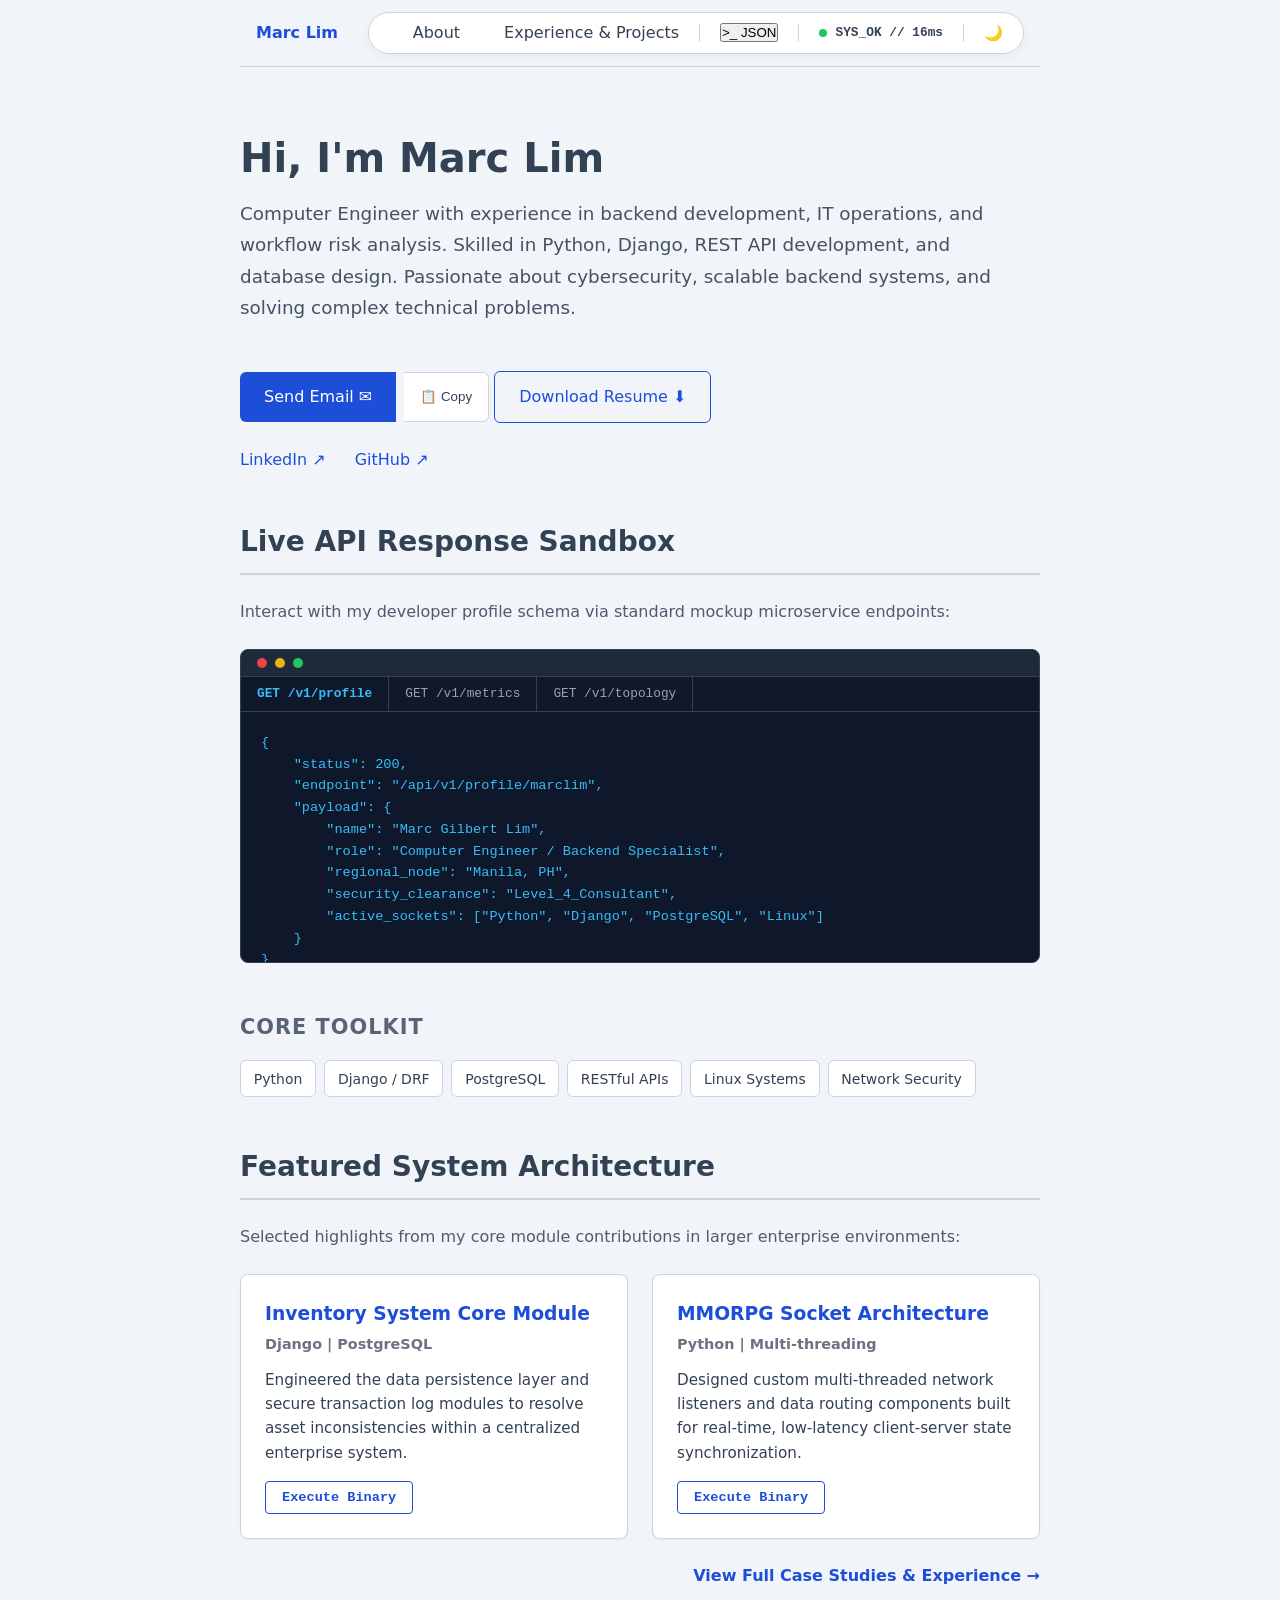
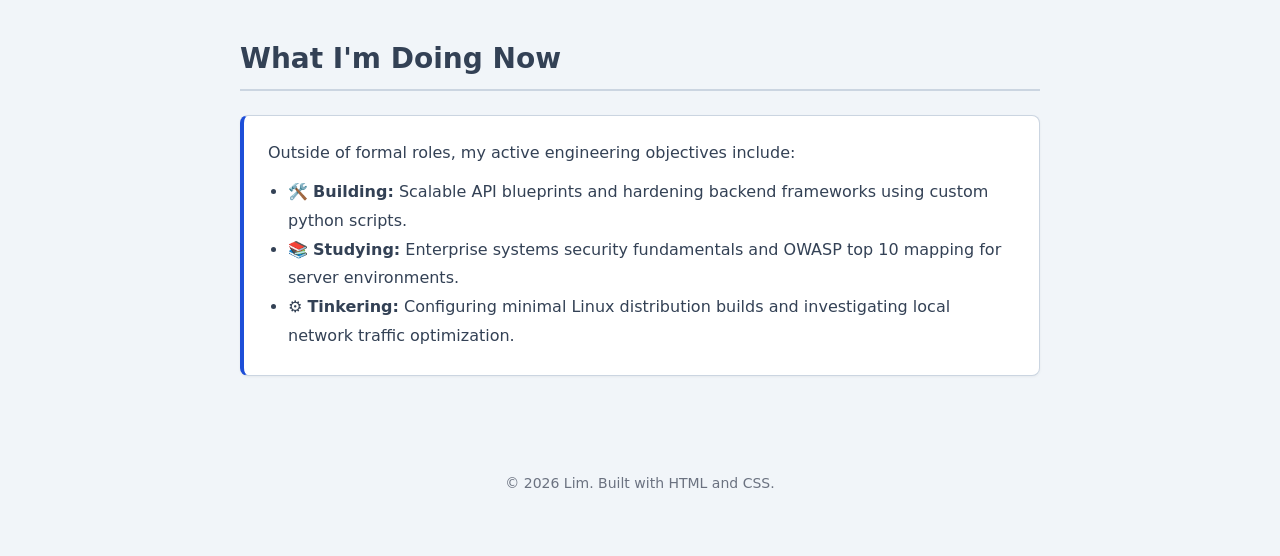
<file: portfolio/home.html>
<!DOCTYPE html>
<html lang="en">
<head>
    <meta charset="UTF-8">
    <meta name="viewport" content="width=device-width, initial-scale=1.0">
    <title>Marc Lim | Computer Engineer & Back-End Developer</title>
    <link rel="stylesheet" href="styles.css">
    
</head>
<body>
    <div class="container">
        <!-- Navigation -->
        <nav>
            <a href="home.html" class="logo"><strong>Marc Lim</strong></a>
            
            <div class="nav-console">
                <a href="about.html">About</a>
                <a href="projects.html">Experience & Projects</a>
                
                <div class="nav-divider"></div>
                <button id="raw-toggle">&gt;_ JSON</button>
                
                <div class="nav-divider"></div>
                
                <div class="system-health-bar">
                    <div class="pulse-dot"></div>
                    <span>SYS_OK // <span id="system-ping">16ms</span></span>
                </div>
                
                <div class="nav-divider"></div>
                <button id="theme-toggle" class="theme-btn">🌙</button>
            </div>
        </nav>

        <!-- Hero Intro Section -->
        <header style="margin-bottom: 3rem;">
            <h1 style="margin-top: 2rem;">Hi, I'm Marc Lim</h1>
            <p style="font-size: 1.15rem; color: var(--text-color); margin-bottom: 2rem; opacity: 0.9; line-height: 1.7;">
                Computer Engineer with experience in backend development, IT operations, and workflow risk analysis. 
                Skilled in Python, Django, REST API development, and database design. Passionate about cybersecurity, 
                scalable backend systems, and solving complex technical problems.
            </p>

            
            <div class="contact-action-group">
                <a href="mailto:marcgilbertlim1@gmail.com" class="btn btn-split-main">Send Email ✉️</a>
                <button id="copy-email-btn" class="btn-split-side" title="Copy Address to Clipboard">📋 Copy</button>
            </div>
        
            <a href="#" class="btn btn-secondary" download style="margin-top: 1rem; vertical-align: middle;">Download Resume ⬇️</a>
            <div style="margin-top: 1.5rem;">
                <a href="https://www.linkedin.com/in/marclimcpe/" target="_blank" style="color: var(--accent-color); text-decoration: none; margin-right: 1.5rem; font-weight: 500;">LinkedIn ↗</a>
                <a href="https://github.com/ImLimmy" target="_blank" style="color: var(--accent-color); text-decoration: none; font-weight: 500;">GitHub ↗</a>
            </div>
        </header>

<!-- Interactive API Inspector Sandbox -->
<section id="api-inspector" style="margin-bottom: 3rem;">
    <h2>Live API Response Sandbox</h2>
    <p style="margin-bottom: 1rem; opacity: 0.85;">Interact with my developer profile schema via standard mockup microservice endpoints:</p>
    
    <div class="api-sandbox">
        <div class="api-header">
            <div class="api-dot"></div>
            <div class="api-dot"></div>
            <div class="api-dot"></div>
        </div>
        <div class="api-tabs">
            <button class="api-tab-btn active" data-endpoint="profile">GET /v1/profile</button>
            <button class="api-tab-btn" data-endpoint="metrics">GET /v1/metrics</button>
            <button class="api-tab-btn" data-endpoint="routing">GET /v1/topology</button>
        </div>
        <pre class="api-response-block"><code id="api-json-render">{
    "status": 200,
    "endpoint": "/api/v1/profile/marclim",
    "payload": {
        "name": "Marc Gilbert Lim",
        "role": "Computer Engineer / Backend Specialist",
        "regional_node": "Manila, PH",
        "security_clearance": "Level_4_Consultant",
        "active_sockets": ["Python", "Django", "PostgreSQL", "Linux"]
    }
}</code></pre>
    </div>
</section>
        <!-- Core Tech Snapshot Section -->
        <section id="tech-snapshot" style="margin-bottom: 3rem;">
            <h2 style="font-size: 1.3rem; text-transform: uppercase; letter-spacing: 0.05em; color: var(--text-color); opacity: 0.8; margin-bottom: 1rem; border-bottom: none; padding-bottom: 0;">
                Core Toolkit
            </h2>
            <div class="skills-container">
                <span class="skill-tag" data-skill="python">Python</span>
                <span class="skill-tag" data-skill="django">Django / DRF</span>
                <span class="skill-tag" data-skill="postgresql">PostgreSQL</span>
                <span class="skill-tag" data-skill="api">RESTful APIs</span>
                <span class="skill-tag" data-skill="linux">Linux Systems</span>
                <span class="skill-tag" data-skill="security">Network Security</span>
            </div>
        </section>

        <!-- Featured Work Preview (Top 2 Modules) -->
        <section id="work-preview" style="margin-bottom: 3rem;">
            <h2>Featured System Architecture</h2>
            <p style="margin-bottom: 1.5rem; opacity: 0.85;">Selected highlights from my core module contributions in larger enterprise environments:</p>
            
            <div class="project-grid">
                <!-- Project 1 -->
                <div class="card project-card" data-skills="python django postgresql api">
                    <h3>Inventory System Core Module</h3>
                    <div class="company">Django | PostgreSQL</div>
                    <p style="font-size: 0.95rem; margin-top: 0.5rem;">Engineered the data persistence layer and secure transaction log modules to resolve asset inconsistencies within a centralized enterprise system.</p>
                    <button class="run-btn" data-target="https://github.com/ImLimmy?tab=repositories">Execute Binary</button>
                    <div class="project-terminal-overlay"></div>
                </div>
                
                <!-- Project 2 -->
                <div class="card project-card" data-skills="python linux security">
                    <h3>MMORPG Socket Architecture</h3>
                    <div class="company">Python | Multi-threading</div>
                    <p style="font-size: 0.95rem; margin-top: 0.5rem;">Designed custom multi-threaded network listeners and data routing components built for real-time, low-latency client-server state synchronization.</p>
                    <button class="run-btn" data-target="https://github.com/ImLimmy?tab=repositories">Execute Binary</button>
                    <div class="project-terminal-overlay"></div>
                </div>
            </div>
            <div style="margin-top: 1.5rem; text-align: right;">
                <a href="projects.html" style="color: var(--accent-color); text-decoration: none; font-weight: 600;">View Full Case Studies & Experience →</a>
            </div>
        </section>

        <!-- Current Focus / "Now" Section -->
        <section id="current-focus" style="margin-bottom: 4rem;">
            <h2>What I'm Doing Now</h2>
            <div class="card" style="border-left: 4px solid var(--accent-color); background: var(--card-bg);">
                <p style="margin-bottom: 0.75rem;">Outside of formal roles, my active engineering objectives include:</p>
                <ul style="padding-left: 1.25rem; line-height: 1.8;">
                    <li>🛠️ <strong>Building:</strong> Scalable API blueprints and hardening backend frameworks using custom python scripts.</li>
                    <li>📚 <strong>Studying:</strong> Enterprise systems security fundamentals and OWASP top 10 mapping for server environments.</li>
                    <li>⚙️ <strong>Tinkering:</strong> Configuring minimal Linux distribution builds and investigating local network traffic optimization.</li>
                </ul>
            </div>
        </section>

        <!-- Footer -->
        <footer style="padding-bottom: 30px; text-align: center;">
            <p>&copy; 2026 Lim. Built with HTML and CSS.</p>
        </footer>
    </div>

    <!-- Floating Scroll to Top Target -->
    <button id="scroll-top-btn" title="Return to Top" style="position: fixed; bottom: 20px; left: 50%; transform: translateX(-50%); display: none; background: var(--accent-color); color: white; border: none; padding: 0.6rem 0.9rem; border-radius: 4px; cursor: pointer; z-index: 999; font-weight: bold; box-shadow: 0 4px 12px rgba(0,0,0,0.15);">▲ Top</button>
    <script src="scripts.js"></script>
</body>
</html>
</file>
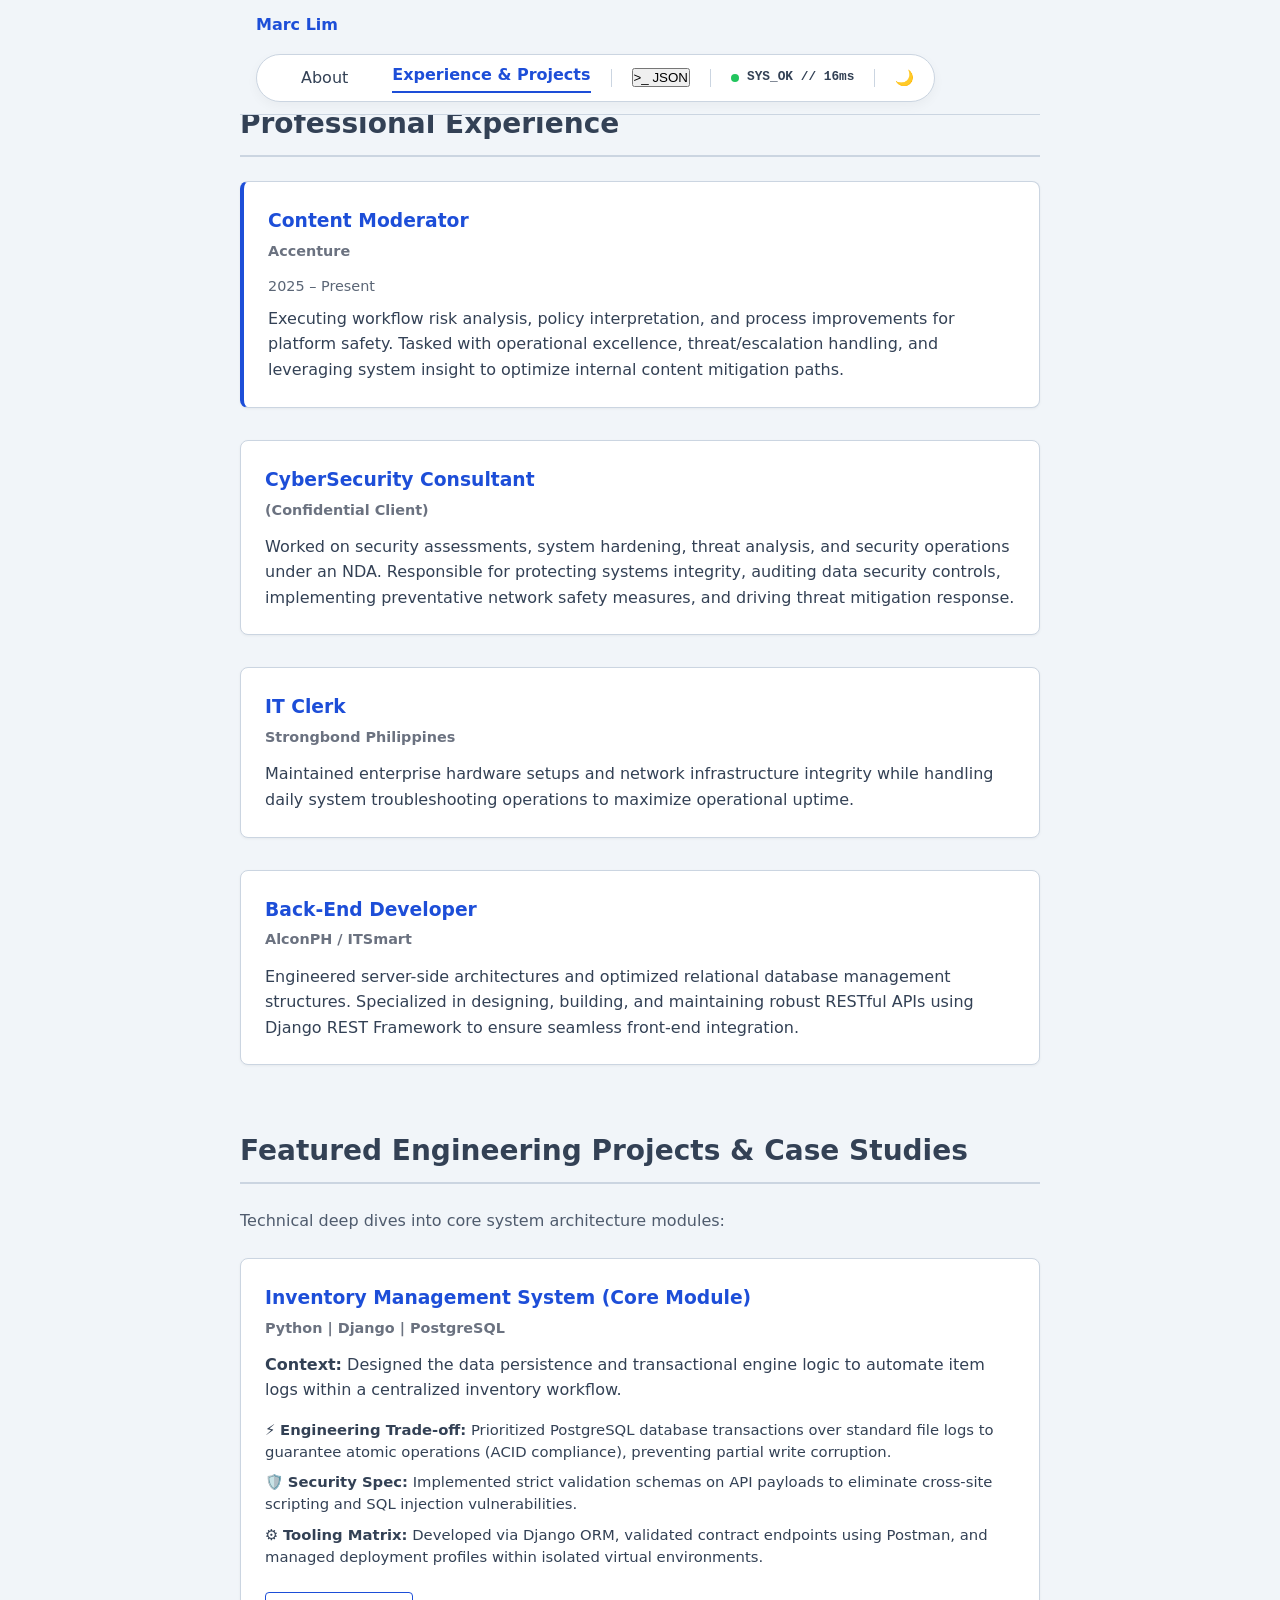
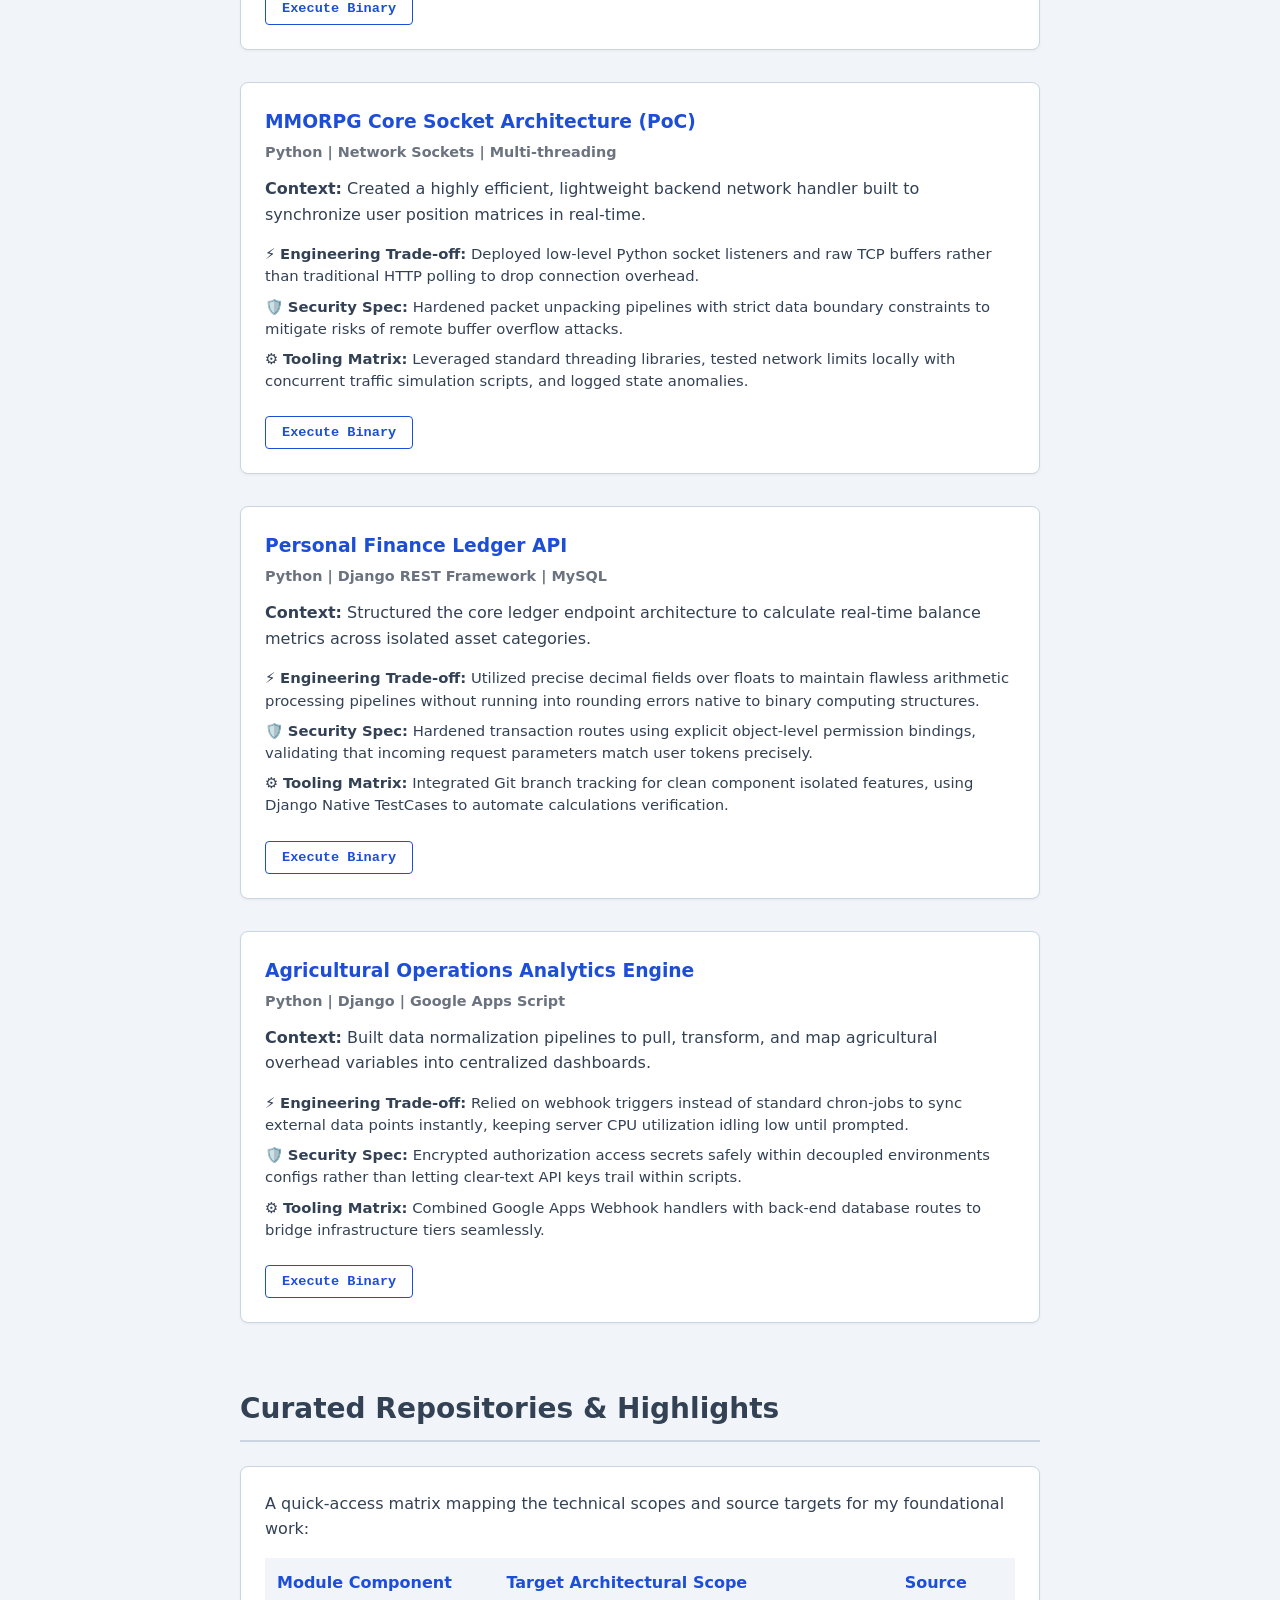
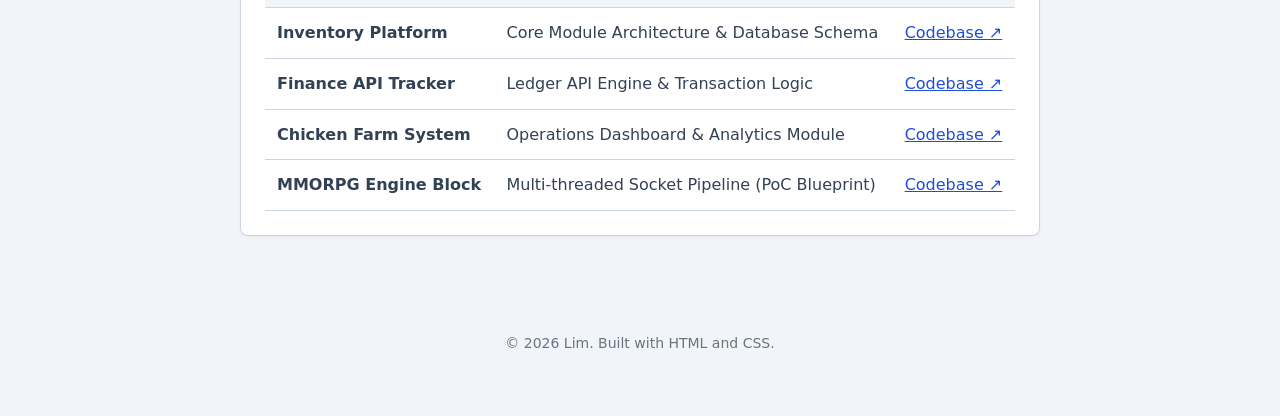
<file: portfolio/projects.html>
<!DOCTYPE html>
<html lang="en">
<head>
    <meta charset="UTF-8">
    <meta name="viewport" content="width=device-width, initial-scale=1.0">
    <title>Experience & Projects | Marc Lim</title>
    <link rel="stylesheet" href="styles.css">
    <style>
        .repo-table {
            width: 100%;
            border-collapse: collapse;
            margin-top: 1rem;
        }
        .repo-table th, .repo-table td {
            padding: 0.75rem;
            text-align: left;
            border-bottom: 1px solid var(--border-color);
        }
        .repo-table th {
            background-color: var(--bg-color);
            color: var(--accent-color);
        }
        .project-meta-list {
            list-style: none;
            padding: 0;
            margin: 1rem 0 0 0;
            font-size: 0.925rem;
        }
        .project-meta-list li {
            margin-bottom: 0.5rem;
            line-height: 1.5;
        }
        @media (max-width: 600px) {
            .repo-table, .repo-table tbody, .repo-table tr, .repo-table td, .repo-table th {
                display: block;
                width: 100%;
            }
            .repo-table tr { margin-bottom: 1rem; border: 1px solid var(--border-color); border-radius: 6px; }
            .repo-table th { display: none; }
        }
    </style>
</head>
<body>
    <div class="container">
        <!-- Navigation -->
        <nav>
            <a href="index.html" class="logo"><strong>Marc Lim</strong></a>
            
            <div class="nav-console">
                <a href="about.html">About</a>
                <a href="projects.html">Experience & Projects</a>
                
                <div class="nav-divider"></div>
                <button id="raw-toggle">&gt;_ JSON</button>
                
                <div class="nav-divider"></div>
                
                <div class="system-health-bar">
                    <div class="pulse-dot"></div>
                    <span>SYS_OK // <span id="system-ping">16ms</span></span>
                </div>
                
                <div class="nav-divider"></div>
                <button id="theme-toggle" class="theme-btn">🌙</button>
            </div>
        </nav>

        <!-- Professional Experience Section -->
        <section id="experience">
            <h2>Professional Experience</h2>
            <div class="project-grid" style="grid-template-columns: 1fr; gap: 2rem;">
                <!-- Google Role -->
                <div class="card" style="border-left: 4px solid var(--accent-color);">
                    <h3>Content Moderator</h3>
                    <div class="company">Accenture</div>
                    <p style="font-size: 0.9rem; opacity: 0.8; margin-bottom: 0.5rem;">2025 – Present</p>
                    <p>Executing workflow risk analysis, policy interpretation, and process improvements for platform safety. Tasked with operational excellence, threat/escalation handling, and leveraging system insight to optimize internal content mitigation paths.</p>
                </div>

                <!-- CyberSecurity -->
                <div class="card">
                    <h3>CyberSecurity Consultant</h3>
                    <div class="company">(Confidential Client)</div>
                    <p>Worked on security assessments, system hardening, threat analysis, and security operations under an NDA. Responsible for protecting systems integrity, auditing data security controls, implementing preventative network safety measures, and driving threat mitigation response.</p>
                </div>

                <!-- Strongbond -->
                <div class="card">
                    <h3>IT Clerk</h3>
                    <div class="company">Strongbond Philippines</div>
                    <p>Maintained enterprise hardware setups and network infrastructure integrity while handling daily system troubleshooting operations to maximize operational uptime.</p>
                </div>

                <!-- AlconPH -->
                <div class="card">
                    <h3>Back-End Developer</h3>
                    <div class="company">AlconPH / ITSmart</div>
                    <p>Engineered server-side architectures and optimized relational database management structures. Specialized in designing, building, and maintaining robust RESTful APIs using Django REST Framework to ensure seamless front-end integration.</p>
                </div>
            </div>
        </section>

        <!-- Featured Projects Case Studies Section -->
        <section id="featured-projects">
            <h2>Featured Engineering Projects & Case Studies</h2>
            <p style="margin-bottom: 1.5rem; opacity: 0.85;">Technical deep dives into core system architecture modules:</p>
            
            <div class="project-grid" style="grid-template-columns: 1fr; gap: 2rem;">
                <!-- Project 1 -->
                <div class="card project-card" data-skills="python django postgresql api">
                    <h3>Inventory Management System (Core Module)</h3>
                    <div class="company">Python | Django | PostgreSQL</div>
                    <p style="margin-top: 0.5rem;"><strong>Context:</strong> Designed the data persistence and transactional engine logic to automate item logs within a centralized inventory workflow.</p>
                    <ul class="project-meta-list">
                        <li>⚡ <strong>Engineering Trade-off:</strong> Prioritized PostgreSQL database transactions over standard file logs to guarantee atomic operations (ACID compliance), preventing partial write corruption.</li>
                        <li>🛡️ <strong>Security Spec:</strong> Implemented strict validation schemas on API payloads to eliminate cross-site scripting and SQL injection vulnerabilities.</li>
                        <li>⚙️ <strong>Tooling Matrix:</strong> Developed via Django ORM, validated contract endpoints using Postman, and managed deployment profiles within isolated virtual environments.</li>
                    </ul>
                    <button class="run-btn" data-target="https://github.com/ImLimmy?tab=repositories">Execute Binary</button>
                    <div class="project-terminal-overlay"></div>
                </div>

                <!-- Project 2 -->
                <div class="card project-card" data-skills="python linux security">
                    <h3>MMORPG Core Socket Architecture (PoC)</h3>
                    <div class="company">Python | Network Sockets | Multi-threading</div>
                    <p style="margin-top: 0.5rem;"><strong>Context:</strong> Created a highly efficient, lightweight backend network handler built to synchronize user position matrices in real-time.</p>
                    <ul class="project-meta-list">
                        <li>⚡ <strong>Engineering Trade-off:</strong> Deployed low-level Python socket listeners and raw TCP buffers rather than traditional HTTP polling to drop connection overhead.</li>
                        <li>🛡️ <strong>Security Spec:</strong> Hardened packet unpacking pipelines with strict data boundary constraints to mitigate risks of remote buffer overflow attacks.</li>
                        <li>⚙️ <strong>Tooling Matrix:</strong> Leveraged standard threading libraries, tested network limits locally with concurrent traffic simulation scripts, and logged state anomalies.</li>
                    </ul>
                    <button class="run-btn" data-target="https://github.com/ImLimmy?tab=repositories">Execute Binary</button>
                    <div class="project-terminal-overlay"></div>
                </div>

                <!-- Project 3 -->
                <div class="card project-card" data-skills="python django mysql api">
                    <h3>Personal Finance Ledger API</h3>
                    <div class="company">Python | Django REST Framework | MySQL</div>
                    <p style="margin-top: 0.5rem;"><strong>Context:</strong> Structured the core ledger endpoint architecture to calculate real-time balance metrics across isolated asset categories.</p>
                    <ul class="project-meta-list">
                        <li>⚡ <strong>Engineering Trade-off:</strong> Utilized precise decimal fields over floats to maintain flawless arithmetic processing pipelines without running into rounding errors native to binary computing structures.</li>
                        <li>🛡️ <strong>Security Spec:</strong> Hardened transaction routes using explicit object-level permission bindings, validating that incoming request parameters match user tokens precisely.</li>
                        <li>⚙️ <strong>Tooling Matrix:</strong> Integrated Git branch tracking for clean component isolated features, using Django Native TestCases to automate calculations verification.</li>
                    </ul>
                    <button class="run-btn" data-target="https://github.com/ImLimmy?tab=repositories">Execute Binary</button>
                    <div class="project-terminal-overlay"></div>
                </div>

                <!-- Project 4 -->
                <div class="card project-card" data-skills="python django script">
                    <h3>Agricultural Operations Analytics Engine</h3>
                    <div class="company">Python | Django | Google Apps Script</div>
                    <p style="margin-top: 0.5rem;"><strong>Context:</strong> Built data normalization pipelines to pull, transform, and map agricultural overhead variables into centralized dashboards.</p>
                    <ul class="project-meta-list">
                        <li>⚡ <strong>Engineering Trade-off:</strong> Relied on webhook triggers instead of standard chron-jobs to sync external data points instantly, keeping server CPU utilization idling low until prompted.</li>
                        <li>🛡️ <strong>Security Spec:</strong> Encrypted authorization access secrets safely within decoupled environments configs rather than letting clear-text API keys trail within scripts.</li>
                        <li>⚙️ <strong>Tooling Matrix:</strong> Combined Google Apps Webhook handlers with back-end database routes to bridge infrastructure tiers seamlessly.</li>
                    </ul>
                    <button class="run-btn" data-target="https://github.com/ImLimmy?tab=repositories">Execute Binary</button>
                    <div class="project-terminal-overlay"></div>
                </div>
            </div>
        </section>

        <!-- GitHub Integration Table Section -->
        <section id="github-repos">
            <h2>Curated Repositories & Highlights</h2>
            <div class="card">
                <p>A quick-access matrix mapping the technical scopes and source targets for my foundational work:</p>
                <table class="repo-table">
                    <thead>
                        <tr>
                            <th>Module Component</th>
                            <th>Target Architectural Scope</th>
                            <th>Source</th>
                        </tr>
                    </thead>
                    <tbody>
                        <tr>
                            <td><strong>Inventory Platform</strong></td>
                            <td>Core Module Architecture & Database Schema</td>
                            <td><a href="https://github.com/ImLimmy?tab=repositories" target="_blank" style="color: var(--accent-color);">Codebase ↗</a></td>
                        </tr>
                        <tr>
                            <td><strong>Finance API Tracker</strong></td>
                            <td>Ledger API Engine & Transaction Logic</td>
                            <td><a href="https://github.com/ImLimmy?tab=repositories" target="_blank" style="color: var(--accent-color);">Codebase ↗</a></td>
                        </tr>
                        <tr>
                            <td><strong>Chicken Farm System</strong></td>
                            <td>Operations Dashboard & Analytics Module</td>
                            <td><a href="https://github.com/ImLimmy?tab=repositories" target="_blank" style="color: var(--accent-color);">Codebase ↗</a></td>
                        </tr>
                        <tr>
                            <td><strong>MMORPG Engine Block</strong></td>
                            <td>Multi-threaded Socket Pipeline (PoC Blueprint)</td>
                            <td><a href="https://github.com/ImLimmy?tab=repositories" target="_blank" style="color: var(--accent-color);">Codebase ↗</a></td>
                        </tr>
                    </tbody>
                </table>
            </div>
        </section>

        <!-- Footer -->
        <footer style="padding-bottom: 30px; text-align: center;">
            <p>&copy; 2026 Lim. Built with HTML and CSS.</p>
        </footer>
    </div>

    <!-- Floating Scroll to Top Target -->
    <button id="scroll-top-btn" title="Return to Top" style="position: fixed; bottom: 20px; left: 50%; transform: translateX(-50%); display: none; background: var(--accent-color); color: white; border: none; padding: 0.6rem 0.9rem; border-radius: 4px; cursor: pointer; z-index: 999; font-weight: bold; box-shadow: 0 4px 12px rgba(0,0,0,0.15);">▲ Top</button>
    <script src="scripts.js"></script>
</body>
</html>
</file>
<file: styles.css>
html {
    scroll-behavior: smooth !important; /* Enforces smooth scrolling across all browsers */
}

/* Eradicate default browser spacing causing sticky jitter */
html, body {
    margin: 0;
    padding: 0;
}

/* Ensure your container doesn't introduce a top gap */
.container {
    max-width: 800px;
    margin: 0 auto;
    padding-top: 0; /* Forces the nav to start at the absolute ceiling */
}

:root {
    --bg-color: #f1f5f9;     /* Soft slate background instead of stark light gray */
    --text-color: #334155;   /* Deep charcoal text instead of harsh dark gray/black */
    --accent-color: #1d4ed8; /* Slightly deeper, richer blue for better contrast */
    --card-bg: #ffffff;      /* Crisp white cards that cleanly pop off the slate background */
    --border-color: #cbd5e1; /* Subtle, muted border lines */
}

[data-theme="dark"] {
    --bg-color: #0f172a;
    --text-color: #f8fafc;
    --accent-color: #60a5fa;
    --card-bg: #1e293b;
    --border-color: #334155;
}

* {
    box-sizing: border-box;
    margin: 0;
    padding: 0;
}

body {
    font-family: system-ui, -apple-system, BlinkMacSystemFont, 'Segoe UI', Roboto, sans-serif;
    background-color: var(--bg-color);
    color: var(--text-color);
    line-height: 1.6;
    padding: 2rem 1rem;
    transition: background-color .3s ease, color .3s ease;
}

.container {
    max-width: 800px;
    margin: 0 auto;
}

nav {
    display: flex;
    justify-content: space-between;
    align-items: center;
    gap: 1rem;
    flex-wrap: wrap;
}

nav a {
    color: var(--text-color);
    text-decoration: none;
    font-weight: 500;
    margin-left: 1.5rem;
}

nav a:hover {
    color: var(--accent-color);
}

nav a.logo {
    color: var(--accent-color);
    margin-left: 0;
}

header {
    margin-bottom: 4rem;
}

h1 {
    font-size: 2.5rem;
    margin-bottom: 1rem;
    line-height: 1.2;
}

header p {
    font-size: 1.25rem;
    color: #4b5563;
}

section {
    margin-bottom: 4rem;
}

h2 {
    font-size: 1.75rem;
    margin-bottom: 1.5rem;
    border-bottom: 2px solid var(--border-color);
    padding-bottom: 0.5rem;
}

.project-grid {
    display: grid;
    grid-template-columns: 1fr;
    gap: 1.5rem;
}

@media (min-width: 600px) {
    .project-grid {
        grid-template-columns: 1fr 1fr;
    }
}

.card {
    background: var(--card-bg);
    padding: 1.5rem;
    border-radius: 8px;
    border: 1px solid var(--border-color);
    box-shadow: 0 1px 3px rgba(0,0,0,0.05);
}

.card h3 {
    margin-bottom: 0.25rem;
    color: var(--accent-color);
}

.company {
    font-size: 0.9rem;
    color: #6b7280;
    margin-bottom: 0.75rem;
    font-weight: 600;
}

.skills-container {
    display: flex;
    flex-wrap: wrap;
    gap: 0.5rem;
    margin-top: 0.5rem;
}

.skill-tag {
    background-color: var(--card-bg, #f1f5f9); 
    color: var(--text-color, #334155); 
    border: 1px solid var(--border-color, #e2e8f0); 
    padding: 0.4rem 0.8rem;
    border-radius: 6px;
    font-size: 0.875rem;
    font-weight: 500;
    cursor: pointer;
    transition: background-color 0.3s ease, color 0.3s ease, border-color 0.3s ease, transform 0.2s ease;
}

.skill-tag:hover {
    transform: translateY(-1px);
    border-color: var(--accent-color);
}

.btn {
    display: inline-block;
    background: var(--accent-color);
    color: white;
    padding: 0.75rem 1.5rem;
    text-decoration: none;
    border-radius: 6px;
    font-weight: 500;
    margin-top: 1rem;
    margin-right: 0.5rem;
}

.btn:hover {
    background: #1d4ed8;
}

.btn-secondary {
    background: transparent;
    color: var(--accent-color);
    border: 1px solid var(--accent-color);
}

.btn-secondary:hover {
    background: #eff6ff;
}

footer {
    margin-top: 6rem;
    font-size: 0.875rem;
    color: #6b7280;
    text-align: center;
}

.theme-btn {
    border: none;
    background: var(--card-bg);
    color: var(--text-color);
    cursor: pointer;
    font-size: 1.2rem;
    padding: .6rem .8rem;
    border-radius: 8px;
    border: 1px solid var(--border-color);
    transition: .3s;
}

.theme-btn:hover {
    transform: scale(1.05);
}

/* Lightbox Modal Styles */
.modal {
    display: none; 
    position: fixed;
    z-index: 2000; 
    left: 0;
    top: 0;
    width: 100%;
    height: 100%;
    background-color: rgba(15, 23, 42, 0.9); 
    backdrop-filter: blur(4px); 
    justify-content: center;
    align-items: center;
}

.modal-content {
    max-width: 90%;
    max-height: 85vh;
    border-radius: 6px;
    box-shadow: 0 10px 25px rgba(0,0,0,0.3);
    animation: zoomIn 0.25s ease;
}

.close-modal {
    position: absolute;
    top: 2rem;
    right: 2rem;
    color: #f8fafc;
    font-size: 2.5rem;
    font-weight: bold;
    cursor: pointer;
    transition: transform 0.2s;
}

.close-modal:hover {
    transform: scale(1.1);
}

@keyframes zoomIn {
    from { transform: scale(0.95); opacity: 0; }
    to { transform: scale(1); opacity: 1; }
}

/* ==========================================
   INTERACTIVE EXTENSIONS (FILTERING & RUN SYSTEM)
   ========================================== */
.skill-tag.active {
    background-color: var(--accent-color);
    color: #ffffff;
    border-color: var(--accent-color);
}

.project-card {
    position: relative;
    overflow: hidden;
    transition: opacity 0.3s ease, transform 0.3s ease, visibility 0.3s ease;
}

.project-card.hidden {
    opacity: 0;
    transform: scale(0.95);
    pointer-events: none;
    position: absolute; 
    visibility: hidden;
}

.run-btn {
    display: inline-block;
    background: transparent;
    color: var(--accent-color);
    border: 1px solid var(--accent-color);
    padding: 0.5rem 1rem;
    border-radius: 4px;
    font-family: 'Courier New', Courier, monospace;
    font-weight: bold;
    font-size: 0.85rem;
    cursor: pointer;
    margin-top: 1rem;
    transition: background 0.2s, color 0.2s;
}

.run-btn:hover {
    background: var(--accent-color);
    color: white;
}

.project-terminal-overlay {
    position: absolute;
    top: 0;
    left: 0;
    width: 100%;
    height: 100%;
    background-color: #0f172a; 
    color: #38bdf8; 
    font-family: 'Courier New', Courier, monospace;
    font-size: 0.85rem;
    padding: 1.5rem;
    box-sizing: border-box;
    opacity: 0;
    pointer-events: none;
    transition: opacity 0.2s ease;
    z-index: 20;
    text-align: left;
    line-height: 1.6;
}

.project-terminal-overlay.active {
    opacity: 1;
    pointer-events: auto;
}

.terminal-line {
    margin: 0 0 0.4rem 0;
}

/* Horizontal Scroll Dashboard for Certificates */
.cert-scroll-container {
    display: flex;
    gap: 1.5rem;
    overflow-x: auto;
    padding: 0.5rem 0.25rem 1.5rem 0.25rem;
    scroll-snap-type: x mandatory;
    -webkit-overflow-scrolling: touch;
}

/* Custom Scrollbar Styling */
.cert-scroll-container::-webkit-scrollbar {
    height: 6px;
}
.cert-scroll-container::-webkit-scrollbar-track {
    background: var(--bg-color);
    border-radius: 4px;
}
.cert-scroll-container::-webkit-scrollbar-thumb {
    background: var(--border-color);
    border-radius: 4px;
}
.cert-scroll-container::-webkit-scrollbar-thumb:hover {
    background: var(--accent-color);
}

.cert-card {
    flex: 0 0 320px; /* Locks the card width so it doesn't stretch huge */
    display: flex;
    flex-direction: column;
    justify-content: space-between;
    scroll-snap-align: start;
}

.cert-card img {
    width: 100%;
    height: 160px; /* Constrains the big image to a clean thumbnail height */
    object-fit: contain; /* Prevents stretching or distortion */
    background: #1e293b; /* Dark backdrop to cleanly frame the credentials */
    border-radius: 4px;
    margin-top: 1rem;
    padding: 0.5rem;
}

/* ==========================================
   BACKEND PROFILE INTERACTIVE MODULES
   ========================================== */

/* System Health Tracker */
.system-health-bar {
    display: flex;
    align-items: center;
    gap: 0.5rem;
    font-family: 'Courier New', Courier, monospace;
    font-size: 0.85rem;
    background: var(--card-bg);
    border: 1px solid var(--border-color);
    padding: 0.4rem 0.8rem;
    border-radius: 20px;
    font-weight: bold;
}
.pulse-dot {
    width: 8px;
    height: 8px;
    background-color: #22c55e;
    border-radius: 50%;
    box-shadow: 0 0 0 0 rgba(34, 197, 94, 0.7);
    animation: pulseGlow 1.5s infinite;
}
@keyframes pulseGlow {
    0% { transform: scale(0.95); box-shadow: 0 0 0 0 rgba(34, 197, 94, 0.7); }
    70% { transform: scale(1); box-shadow: 0 0 0 6px rgba(34, 197, 94, 0); }
    100% { transform: scale(0.95); box-shadow: 0 0 0 0 rgba(34, 197, 94, 0); }
}

/* Dual-Action Email Layout */
.contact-action-group {
    display: inline-flex;
    gap: 0.5rem;
    margin-top: 1rem;
    vertical-align: middle;
}
.btn-split-main {
    margin-top: 0 !important;
    margin-right: 0 !important;
    border-radius: 6px 0 0 6px !important;
}
.btn-split-side {
    margin-top: 0 !important;
    margin-right: 0 !important;
    border-radius: 0 6px 6px 0 !important;
    background: var(--card-bg);
    color: var(--text-color);
    border: 1px solid var(--border-color);
    border-left: none;
    padding: 0.75rem 1rem;
    cursor: pointer;
    font-weight: 500;
    transition: all 0.2s ease;
}
.btn-split-side:hover {
    background: var(--accent-color);
    color: white;
}

/* API Sandbox Module */
.api-sandbox {
    background: #0f172a;
    color: #38bdf8;
    border-radius: 8px;
    font-family: 'Courier New', Courier, monospace;
    overflow: hidden;
    border: 1px solid #334155;
    margin-top: 1.5rem;
}
.api-header {
    background: #1e293b;
    padding: 0.5rem 1rem;
    display: flex;
    gap: 0.5rem;
    border-bottom: 1px solid #334155;
}
.api-dot {
    width: 10px;
    height: 10px;
    border-radius: 50%;
    background: #ef4444;
}
.api-dot:nth-child(2) { background: #eab308; }
.api-dot:nth-child(3) { background: #22c55e; }
.api-tabs {
    display: flex;
    background: #111827;
    border-bottom: 1px solid #334155;
    overflow-x: auto;
}
.api-tab-btn {
    background: transparent;
    border: none;
    color: #94a3b8;
    padding: 0.6rem 1rem;
    font-family: inherit;
    font-size: 0.8rem;
    cursor: pointer;
    border-right: 1px solid #334155;
    white-space: nowrap;
}
.api-tab-btn.active {
    background: #0f172a;
    color: #38bdf8;
    font-weight: bold;
}
.api-response-block {
    padding: 1.25rem;
    margin: 0;
    font-size: 0.85rem;
    overflow-x: auto;
    max-height: 250px;
}

/* Enable smooth jumping to sections */
html {
    scroll-behavior: smooth;
}

/* Make Navbar Sticky */
nav {
    position: sticky;
    top: 0;
    z-index: 1000;
    background: var(--bg-color); /* Automatically matches light/dark background */
    border-bottom: 1px solid var(--border-color);
    padding: 0.75rem 0;
    transition: background 0.3s ease, border-color 0.3s ease;
}

/* Sleek Pill Container for Nav Elements */
.nav-btn-container {
    display: flex;
    align-items: center;
    gap: 1.25rem;
    background: var(--card-bg); /* Adapts to your light/dark theme contrast */
    border: 1px solid var(--border-color);
    padding: 0.4rem 1.2rem;
    border-radius: 30px; /* Gives it that modern pill/capsule shape */
    box-shadow: 0 4px 10px rgba(0, 0, 0, 0.05); /* Soft depth blur */
}

/* Strip border/background from the health bar inside the capsule to prevent nesting */
.nav-btn-container .system-health-bar {
    background: transparent;
    border: none;
    padding: 0;
}

/* Smooth out the theme button inside the capsule */
.nav-btn-container .theme-btn {
    background: transparent;
    border: none;
    cursor: pointer;
    font-size: 1rem;
    padding: 0;
}

/* Unified Navigation Console Pill */
.nav-console {
    display: flex;
    align-items: center;
    gap: 1.25rem;
    background: var(--card-bg);
    border: 1px solid var(--border-color);
    padding: 0.45rem 1.25rem;
    border-radius: 30px;
    box-shadow: 0 4px 12px rgba(0, 0, 0, 0.04);
    transition: all 0.3s ease;
}

/* Internal console divider */
.nav-divider {
    width: 1px;
    height: 18px;
    background-color: var(--border-color);
}

/* Flatten health bar backgrounds when nested inside the console */
.nav-console .system-health-bar {
    background: transparent;
    border: none;
    padding: 0;
    font-size: 0.8rem;
}

/* Interactive theme button sizing inside console */
.nav-console .theme-btn {
    background: transparent;
    border: none;
    cursor: pointer;
    font-size: 0.95rem;
    padding: 0;
    display: flex;
    align-items: center;
}

/* ⚡ Foolproof Fixed Navigation Bar */
nav {
    position: fixed !important;
    top: 0;
    left: 50%;
    transform: translateX(-50%); /* Centers the fixed bar perfectly over your layout */
    width: 100%;
    max-width: 800px;
    box-sizing: border-box;
    z-index: 1000;
    
    /* Presentation & Transitions */
    display: flex;
    justify-content: space-between;
    align-items: center;
    flex-wrap: wrap;
    gap: 1rem;
    background: var(--bg-color);
    padding: 0.75rem 1rem;
    border-bottom: 1px solid var(--border-color);
    transition: background 0.3s ease, border-bottom 0.3s ease;
}

/* 📍 CRITICAL: Pushes your content down so it doesn't slide under the fixed navbar */
.container {
    max-width: 800px;
    margin: 0 auto;
    padding-top: 70px; /* Adjust this number if your navbar is taller/shorter */
}
</file>
<file: portfolio/styles.css>
/* Eradicate default browser spacing causing sticky jitter */
html, body {
    margin: 0;
    padding: 0;
}

/* Ensure your container doesn't introduce a top gap */
.container {
    max-width: 800px;
    margin: 0 auto;
    padding-top: 0; /* Forces the nav to start at the absolute ceiling */
}

:root {
    --bg-color: #f1f5f9;     /* Soft slate background instead of stark light gray */
    --text-color: #334155;   /* Deep charcoal text instead of harsh dark gray/black */
    --accent-color: #1d4ed8; /* Slightly deeper, richer blue for better contrast */
    --card-bg: #ffffff;      /* Crisp white cards that cleanly pop off the slate background */
    --border-color: #cbd5e1; /* Subtle, muted border lines */
}

[data-theme="dark"] {
    --bg-color: #0f172a;
    --text-color: #f8fafc;
    --accent-color: #60a5fa;
    --card-bg: #1e293b;
    --border-color: #334155;
}

* {
    box-sizing: border-box;
    margin: 0;
    padding: 0;
}

body {
    font-family: system-ui, -apple-system, BlinkMacSystemFont, 'Segoe UI', Roboto, sans-serif;
    background-color: var(--bg-color);
    color: var(--text-color);
    line-height: 1.6;
    padding: 2rem 1rem;
    transition: background-color .3s ease, color .3s ease;
}

.container {
    max-width: 800px;
    margin: 0 auto;
}

nav {
    display: flex;
    justify-content: space-between;
    align-items: center;
    gap: 1rem;
    flex-wrap: wrap;
}

nav a {
    color: var(--text-color);
    text-decoration: none;
    font-weight: 500;
    margin-left: 1.5rem;
}

nav a:hover {
    color: var(--accent-color);
}

nav a.logo {
    color: var(--accent-color);
    margin-left: 0;
}

header {
    margin-bottom: 4rem;
}

h1 {
    font-size: 2.5rem;
    margin-bottom: 1rem;
    line-height: 1.2;
}

header p {
    font-size: 1.25rem;
    color: #4b5563;
}

section {
    margin-bottom: 4rem;
}

h2 {
    font-size: 1.75rem;
    margin-bottom: 1.5rem;
    border-bottom: 2px solid var(--border-color);
    padding-bottom: 0.5rem;
}

.project-grid {
    display: grid;
    grid-template-columns: 1fr;
    gap: 1.5rem;
}

@media (min-width: 600px) {
    .project-grid {
        grid-template-columns: 1fr 1fr;
    }
}

.card {
    background: var(--card-bg);
    padding: 1.5rem;
    border-radius: 8px;
    border: 1px solid var(--border-color);
    box-shadow: 0 1px 3px rgba(0,0,0,0.05);
}

.card h3 {
    margin-bottom: 0.25rem;
    color: var(--accent-color);
}

.company {
    font-size: 0.9rem;
    color: #6b7280;
    margin-bottom: 0.75rem;
    font-weight: 600;
}

.skills-container {
    display: flex;
    flex-wrap: wrap;
    gap: 0.5rem;
    margin-top: 0.5rem;
}

.skill-tag {
    background-color: var(--card-bg, #f1f5f9); 
    color: var(--text-color, #334155); 
    border: 1px solid var(--border-color, #e2e8f0); 
    padding: 0.4rem 0.8rem;
    border-radius: 6px;
    font-size: 0.875rem;
    font-weight: 500;
    cursor: pointer;
    transition: background-color 0.3s ease, color 0.3s ease, border-color 0.3s ease, transform 0.2s ease;
}

.skill-tag:hover {
    transform: translateY(-1px);
    border-color: var(--accent-color);
}

.btn {
    display: inline-block;
    background: var(--accent-color);
    color: white;
    padding: 0.75rem 1.5rem;
    text-decoration: none;
    border-radius: 6px;
    font-weight: 500;
    margin-top: 1rem;
    margin-right: 0.5rem;
}

.btn:hover {
    background: #1d4ed8;
}

.btn-secondary {
    background: transparent;
    color: var(--accent-color);
    border: 1px solid var(--accent-color);
}

.btn-secondary:hover {
    background: #eff6ff;
}

footer {
    margin-top: 6rem;
    font-size: 0.875rem;
    color: #6b7280;
    text-align: center;
}

.theme-btn {
    border: none;
    background: var(--card-bg);
    color: var(--text-color);
    cursor: pointer;
    font-size: 1.2rem;
    padding: .6rem .8rem;
    border-radius: 8px;
    border: 1px solid var(--border-color);
    transition: .3s;
}

.theme-btn:hover {
    transform: scale(1.05);
}

/* Lightbox Modal Styles */
.modal {
    display: none; 
    position: fixed;
    z-index: 2000; 
    left: 0;
    top: 0;
    width: 100%;
    height: 100%;
    background-color: rgba(15, 23, 42, 0.9); 
    backdrop-filter: blur(4px); 
    justify-content: center;
    align-items: center;
}

.modal-content {
    max-width: 90%;
    max-height: 85vh;
    border-radius: 6px;
    box-shadow: 0 10px 25px rgba(0,0,0,0.3);
    animation: zoomIn 0.25s ease;
}

.close-modal {
    position: absolute;
    top: 2rem;
    right: 2rem;
    color: #f8fafc;
    font-size: 2.5rem;
    font-weight: bold;
    cursor: pointer;
    transition: transform 0.2s;
}

.close-modal:hover {
    transform: scale(1.1);
}

@keyframes zoomIn {
    from { transform: scale(0.95); opacity: 0; }
    to { transform: scale(1); opacity: 1; }
}

/* ==========================================
   INTERACTIVE EXTENSIONS (FILTERING & RUN SYSTEM)
   ========================================== */
.skill-tag.active {
    background-color: var(--accent-color);
    color: #ffffff;
    border-color: var(--accent-color);
}

.project-card {
    position: relative;
    overflow: hidden;
    transition: opacity 0.3s ease, transform 0.3s ease, visibility 0.3s ease;
}

.project-card.hidden {
    opacity: 0;
    transform: scale(0.95);
    pointer-events: none;
    position: absolute; 
    visibility: hidden;
}

.run-btn {
    display: inline-block;
    background: transparent;
    color: var(--accent-color);
    border: 1px solid var(--accent-color);
    padding: 0.5rem 1rem;
    border-radius: 4px;
    font-family: 'Courier New', Courier, monospace;
    font-weight: bold;
    font-size: 0.85rem;
    cursor: pointer;
    margin-top: 1rem;
    transition: background 0.2s, color 0.2s;
}

.run-btn:hover {
    background: var(--accent-color);
    color: white;
}

.project-terminal-overlay {
    position: absolute;
    top: 0;
    left: 0;
    width: 100%;
    height: 100%;
    background-color: #0f172a; 
    color: #38bdf8; 
    font-family: 'Courier New', Courier, monospace;
    font-size: 0.85rem;
    padding: 1.5rem;
    box-sizing: border-box;
    opacity: 0;
    pointer-events: none;
    transition: opacity 0.2s ease;
    z-index: 20;
    text-align: left;
    line-height: 1.6;
}

.project-terminal-overlay.active {
    opacity: 1;
    pointer-events: auto;
}

.terminal-line {
    margin: 0 0 0.4rem 0;
}

/* Horizontal Scroll Dashboard for Certificates */
.cert-scroll-container {
    display: flex;
    gap: 1.5rem;
    overflow-x: auto;
    padding: 0.5rem 0.25rem 1.5rem 0.25rem;
    scroll-snap-type: x mandatory;
    -webkit-overflow-scrolling: touch;
}

/* Custom Scrollbar Styling */
.cert-scroll-container::-webkit-scrollbar {
    height: 6px;
}
.cert-scroll-container::-webkit-scrollbar-track {
    background: var(--bg-color);
    border-radius: 4px;
}
.cert-scroll-container::-webkit-scrollbar-thumb {
    background: var(--border-color);
    border-radius: 4px;
}
.cert-scroll-container::-webkit-scrollbar-thumb:hover {
    background: var(--accent-color);
}

.cert-card {
    flex: 0 0 320px; /* Locks the card width so it doesn't stretch huge */
    display: flex;
    flex-direction: column;
    justify-content: space-between;
    scroll-snap-align: start;
}

.cert-card img {
    width: 100%;
    height: 160px; /* Constrains the big image to a clean thumbnail height */
    object-fit: contain; /* Prevents stretching or distortion */
    background: #1e293b; /* Dark backdrop to cleanly frame the credentials */
    border-radius: 4px;
    margin-top: 1rem;
    padding: 0.5rem;
}

/* ==========================================
   BACKEND PROFILE INTERACTIVE MODULES
   ========================================== */

/* System Health Tracker */
.system-health-bar {
    display: flex;
    align-items: center;
    gap: 0.5rem;
    font-family: 'Courier New', Courier, monospace;
    font-size: 0.85rem;
    background: var(--card-bg);
    border: 1px solid var(--border-color);
    padding: 0.4rem 0.8rem;
    border-radius: 20px;
    font-weight: bold;
}
.pulse-dot {
    width: 8px;
    height: 8px;
    background-color: #22c55e;
    border-radius: 50%;
    box-shadow: 0 0 0 0 rgba(34, 197, 94, 0.7);
    animation: pulseGlow 1.5s infinite;
}
@keyframes pulseGlow {
    0% { transform: scale(0.95); box-shadow: 0 0 0 0 rgba(34, 197, 94, 0.7); }
    70% { transform: scale(1); box-shadow: 0 0 0 6px rgba(34, 197, 94, 0); }
    100% { transform: scale(0.95); box-shadow: 0 0 0 0 rgba(34, 197, 94, 0); }
}

/* Dual-Action Email Layout */
.contact-action-group {
    display: inline-flex;
    gap: 0.5rem;
    margin-top: 1rem;
    vertical-align: middle;
}
.btn-split-main {
    margin-top: 0 !important;
    margin-right: 0 !important;
    border-radius: 6px 0 0 6px !important;
}
.btn-split-side {
    margin-top: 0 !important;
    margin-right: 0 !important;
    border-radius: 0 6px 6px 0 !important;
    background: var(--card-bg);
    color: var(--text-color);
    border: 1px solid var(--border-color);
    border-left: none;
    padding: 0.75rem 1rem;
    cursor: pointer;
    font-weight: 500;
    transition: all 0.2s ease;
}
.btn-split-side:hover {
    background: var(--accent-color);
    color: white;
}

/* API Sandbox Module */
.api-sandbox {
    background: #0f172a;
    color: #38bdf8;
    border-radius: 8px;
    font-family: 'Courier New', Courier, monospace;
    overflow: hidden;
    border: 1px solid #334155;
    margin-top: 1.5rem;
}
.api-header {
    background: #1e293b;
    padding: 0.5rem 1rem;
    display: flex;
    gap: 0.5rem;
    border-bottom: 1px solid #334155;
}
.api-dot {
    width: 10px;
    height: 10px;
    border-radius: 50%;
    background: #ef4444;
}
.api-dot:nth-child(2) { background: #eab308; }
.api-dot:nth-child(3) { background: #22c55e; }
.api-tabs {
    display: flex;
    background: #111827;
    border-bottom: 1px solid #334155;
    overflow-x: auto;
}
.api-tab-btn {
    background: transparent;
    border: none;
    color: #94a3b8;
    padding: 0.6rem 1rem;
    font-family: inherit;
    font-size: 0.8rem;
    cursor: pointer;
    border-right: 1px solid #334155;
    white-space: nowrap;
}
.api-tab-btn.active {
    background: #0f172a;
    color: #38bdf8;
    font-weight: bold;
}
.api-response-block {
    padding: 1.25rem;
    margin: 0;
    font-size: 0.85rem;
    overflow-x: auto;
    max-height: 250px;
}

/* Enable smooth jumping to sections */
html {
    scroll-behavior: smooth;
}

/* Make Navbar Sticky */
nav {
    position: sticky;
    top: 0;
    z-index: 1000;
    background: var(--bg-color); /* Automatically matches light/dark background */
    border-bottom: 1px solid var(--border-color);
    padding: 0.75rem 0;
    transition: background 0.3s ease, border-color 0.3s ease;
}

/* Sleek Pill Container for Nav Elements */
.nav-btn-container {
    display: flex;
    align-items: center;
    gap: 1.25rem;
    background: var(--card-bg); /* Adapts to your light/dark theme contrast */
    border: 1px solid var(--border-color);
    padding: 0.4rem 1.2rem;
    border-radius: 30px; /* Gives it that modern pill/capsule shape */
    box-shadow: 0 4px 10px rgba(0, 0, 0, 0.05); /* Soft depth blur */
}

/* Strip border/background from the health bar inside the capsule to prevent nesting */
.nav-btn-container .system-health-bar {
    background: transparent;
    border: none;
    padding: 0;
}

/* Smooth out the theme button inside the capsule */
.nav-btn-container .theme-btn {
    background: transparent;
    border: none;
    cursor: pointer;
    font-size: 1rem;
    padding: 0;
}

/* Unified Navigation Console Pill */
.nav-console {
    display: flex;
    align-items: center;
    gap: 1.25rem;
    background: var(--card-bg);
    border: 1px solid var(--border-color);
    padding: 0.45rem 1.25rem;
    border-radius: 30px;
    box-shadow: 0 4px 12px rgba(0, 0, 0, 0.04);
    transition: all 0.3s ease;
}

/* Internal console divider */
.nav-divider {
    width: 1px;
    height: 18px;
    background-color: var(--border-color);
}

/* Flatten health bar backgrounds when nested inside the console */
.nav-console .system-health-bar {
    background: transparent;
    border: none;
    padding: 0;
    font-size: 0.8rem;
}

/* Interactive theme button sizing inside console */
.nav-console .theme-btn {
    background: transparent;
    border: none;
    cursor: pointer;
    font-size: 0.95rem;
    padding: 0;
    display: flex;
    align-items: center;
}

/* ⚡ Foolproof Fixed Navigation Bar */
nav {
    position: fixed !important;
    top: 0;
    left: 50%;
    transform: translateX(-50%); /* Centers the fixed bar perfectly over your layout */
    width: 100%;
    max-width: 800px;
    box-sizing: border-box;
    z-index: 1000;
    
    /* Presentation & Transitions */
    display: flex;
    justify-content: space-between;
    align-items: center;
    flex-wrap: wrap;
    gap: 1rem;
    background: var(--bg-color);
    padding: 0.75rem 1rem;
    border-bottom: 1px solid var(--border-color);
    transition: background 0.3s ease, border-bottom 0.3s ease;
}

/* 📍 CRITICAL: Pushes your content down so it doesn't slide under the fixed navbar */
.container {
    max-width: 800px;
    margin: 0 auto;
    padding-top: 70px; /* Adjust this number if your navbar is taller/shorter */
}
</file>
